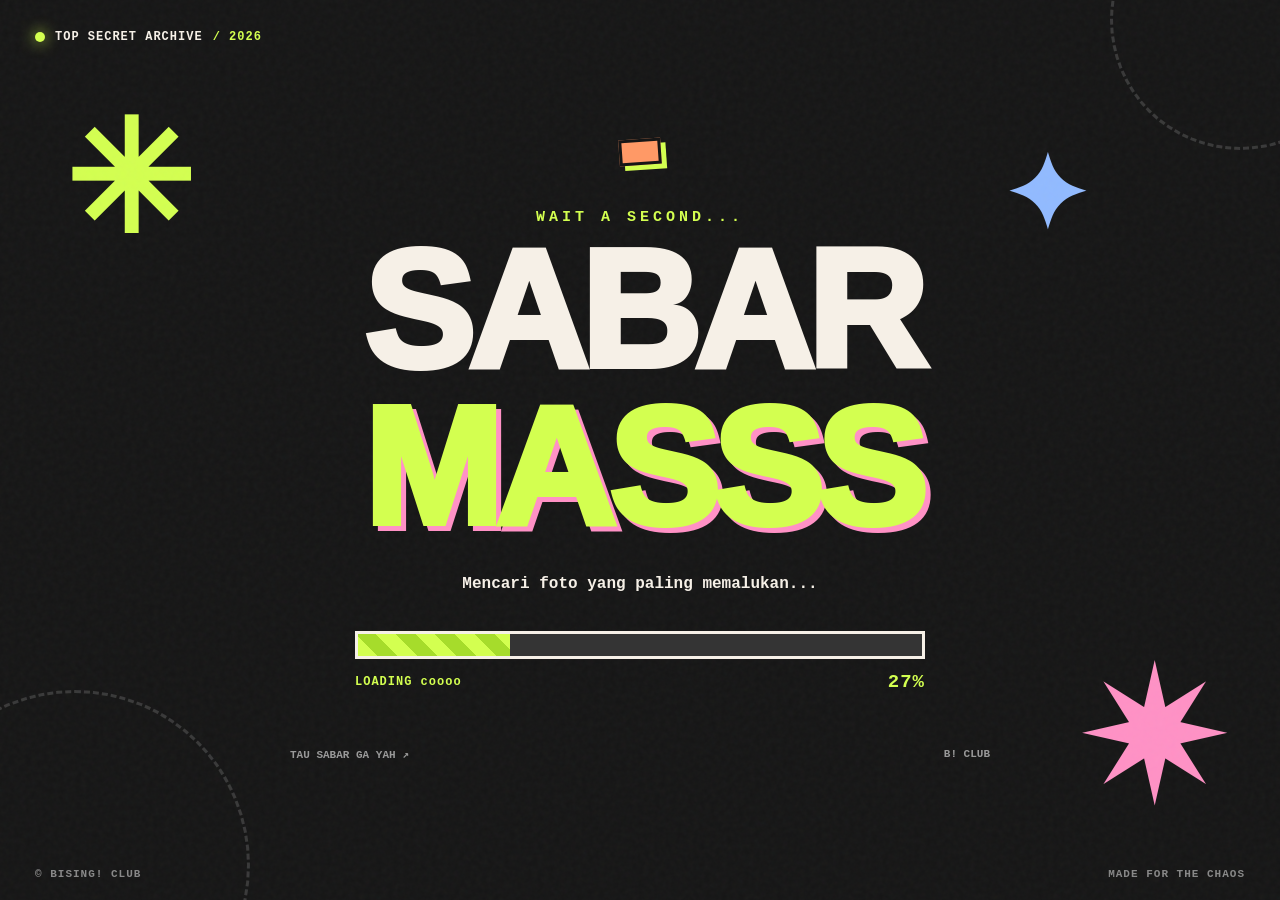
<file: index.html>
<!DOCTYPE html>
<html lang="id">

<head>
    <meta charset="UTF-8">

    <meta
        name="viewport"
        content="width=device-width, initial-scale=1.0"
    >

    <meta
        name="theme-color"
        content="#161616"
    >

    <meta
        name="description"
        content="Halaman kejutan Study Group's."
    >

    <title>Study Group's</title>

    <!-- =====================================
         CSS INTRO
    ===================================== -->

    <link
        rel="stylesheet"
        href="aset/css/intro.css"
    >

</head>

<body>

    <!-- =====================================
         BACKGROUND
    ===================================== -->

    <div
        class="intro-noise"
        aria-hidden="true"
    ></div>

    <div
        class="intro-decoration"
        aria-hidden="true"
    >

        <span class="decoration-star star-one">
            ✳
        </span>

        <span class="decoration-star star-two">
            ✷
        </span>

        <span class="decoration-star star-three">
            ✦
        </span>

        <span class="decoration-circle circle-one"></span>

        <span class="decoration-circle circle-two"></span>

    </div>


    <!-- =====================================
         MAIN INTRO
    ===================================== -->

    <main class="intro-container">

        <!-- TOP LABEL -->

        <div class="intro-top-label">

            <span class="status-dot"></span>

            TOP SECRET ARCHIVE

            <span class="intro-version">
                / 2026
            </span>

        </div>


        <!-- =================================
             LOADING SCREEN
        ================================= -->

        <section
            class="intro-screen loading-screen active"
            id="loadingScreen"
            aria-label="Memuat kejutan"
        >

            <div class="loading-sticker"></div>

            <div class="loading-content">

                <span class="loading-small-text">
                    WAIT A SECOND...
                </span>


                <!-- LOADING TITLE -->

                <h1 class="loading-title">

                    SABAR

                    <span>
                        MASSS
                    </span>

                </h1>


                <!-- LOADING MESSAGE -->

                <p
                    class="loading-message"
                    id="loadingMessage"
                    aria-live="polite"
                >
                    hmmmmm apa yahh
                </p>


                <!-- PROGRESS BAR -->

                <div class="progress-wrapper">

                    <div class="progress-track">

                        <div
                            class="progress-fill"
                            id="progressFill"
                        ></div>

                    </div>


                    <div class="progress-information">

                        <span>
                            LOADING coooo
                        </span>

                        <span id="progressNumber">
                            0%
                        </span>

                    </div>

                </div>

            </div>


            <!-- LOADING FOOTER -->

            <div class="loading-bottom">

                <span>
                    TAU SABAR GA YAH ↗
                </span>

                <span>
                    B! CLUB
                </span>

            </div>

        </section>


        <!-- =================================
             REVEAL SCREEN
        ================================= -->

        <section
            class="intro-screen reveal-screen"
            id="revealScreen"
            aria-label="Kejutan Study Group's"
            hidden
        >

            <!-- REVEAL STICKER -->

            <div class="reveal-sticker">
                ✳ DUARRRRRRR ✳
            </div>


            <div class="reveal-content">

                <p class="reveal-eyebrow"></p>


                <!-- MAIN TITLE -->

                <h1 class="reveal-title">

                    <span class="reveal-line">
                        Study
                    </span>

                    <span class="reveal-line reveal-accent">
                        ! Group's
                    </span>

                </h1>


                <!-- SUBTITLE -->

                <div class="reveal-subtitle">

                    <span>✦</span>

                    hmmm apa yah isinya

                    <span>✦</span>

                </div>


                <!-- DESCRIPTION -->

                <p class="reveal-description">
                    gua ggabut doang wkwk smoga senng
                </p>


                <!-- =================================
                     PILIHAN MUSIK
                ================================= -->

                <div class="intro-music-choice">

                    <p class="music-question">
                        MAU PAKE LAGU?
                    </p>


                    <div
                        class="intro-music-buttons"
                        role="group"
                        aria-label="Pilihan musik"
                    >

                        <!-- MUSIC ON -->

                        <button
                            type="button"
                            id="introMusicOn"
                            class="intro-music-btn selected"
                            aria-pressed="true"
                        >

                            <span>♫</span>

                            PAKAI LAGU

                        </button>


                        <!-- MUSIC OFF -->

                        <button
                            type="button"
                            id="introMusicOff"
                            class="intro-music-btn"
                            aria-pressed="false"
                        >

                            <span>✕</span>

                            TANPA LAGU

                        </button>

                    </div>


                    <!-- MUSIC STATUS -->

                    <p
                        class="music-choice-status"
                        id="musicChoiceStatus"
                        aria-live="polite"
                    >
                        ♫ KLIK PAKAI LAGU UNTUK PUTAR
                    </p>

                </div>


                <!-- =================================
                     ENTER BUTTON
                ================================= -->

                <button
                    type="button"
                    class="enter-button"
                    id="enterButton"
                >

                    apa yahhh

                    <span>
                        ↗
                    </span>

                </button>


                <p class="enter-hint"></p>

            </div>


            <div class="reveal-corner-label">
                100% NO CONTEXT
            </div>

        </section>


        <!-- =================================
             TRANSITION SCREEN
        ================================= -->

        <div
            class="intro-transition"
            id="introTransition"
            aria-hidden="true"
        >

            <span>
                DUARRRRR ✳
            </span>

        </div>


        <!-- =================================
             CONFETTI
        ================================= -->

        <div
            class="intro-confetti"
            id="introConfetti"
            aria-hidden="true"
        ></div>

    </main>


    <!-- =====================================
         FOOTER
    ===================================== -->

    <footer class="intro-footer">

        <span>
            © BISING! CLUB
        </span>

        <span>
            MADE FOR THE CHAOS
        </span>

    </footer>


    <!-- =====================================
         JAVASCRIPT INTRO

         KHUSUS INTRO.JS
    ===================================== -->

    <script
        src="aset/js/intro.js"
        defer
    ></script>

</body>

</html>
</file>
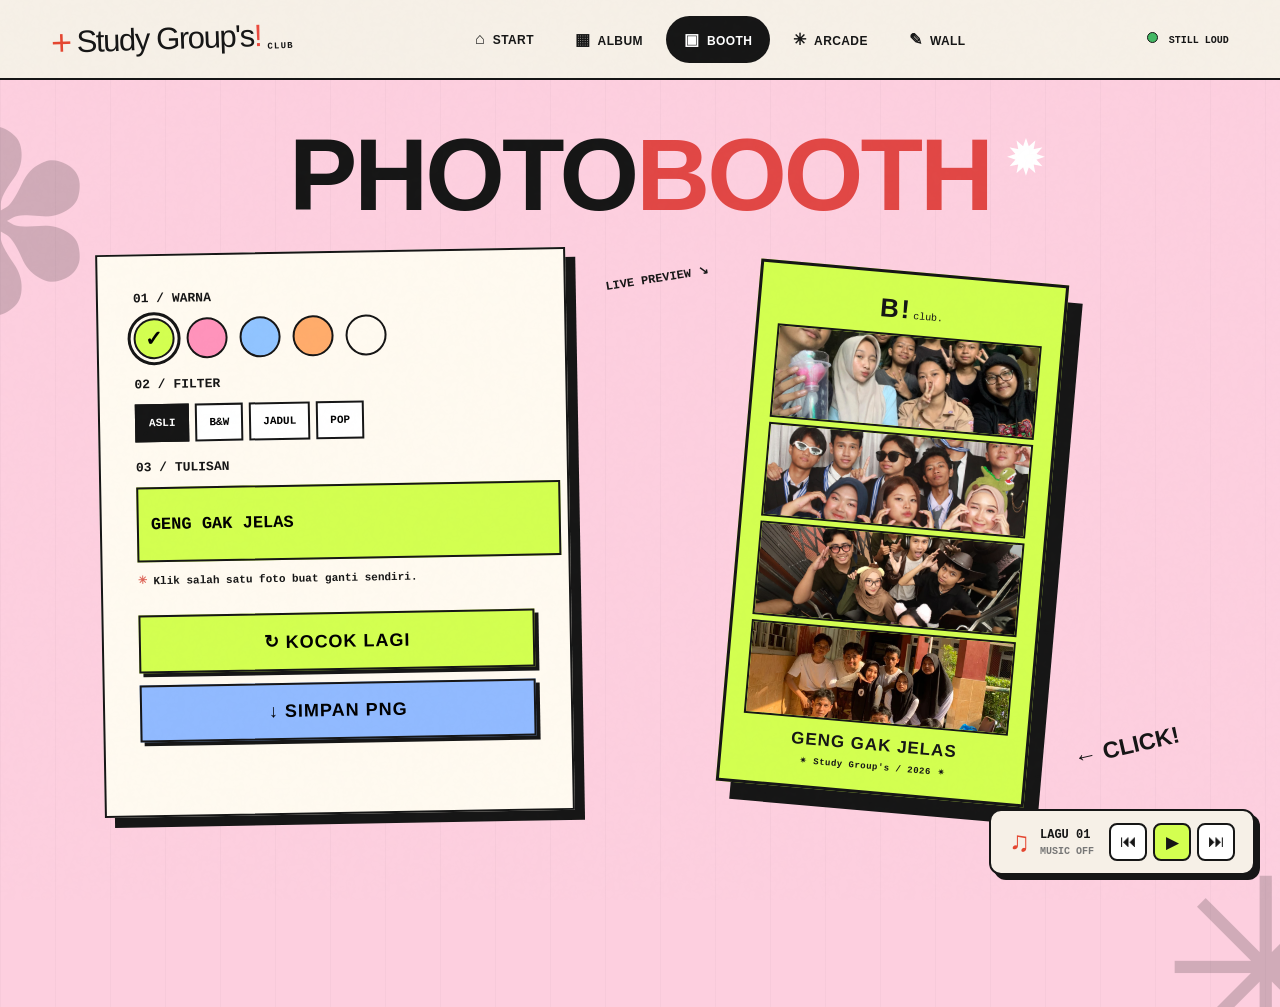
<file: booth.html>
<!DOCTYPE html>
<html lang="id">

<head>
    <meta charset="UTF-8">

    <meta
        name="viewport"
        content="width=device-width, initial-scale=1, viewport-fit=cover"
    >

    <meta
        name="theme-color"
        content="#f6f0e7"
    >

    <meta
        name="description"
        content="Photobooth Study Group's dengan foto random, filter, warna, dan download PNG."
    >

    <title>Photobooth | Study Group's</title>

    <!-- CSS -->
    <link
        rel="stylesheet"
        href="aset/css/style.css"
    >

</head>

<body data-page="booth">

    <!-- BACKGROUND -->
    <div
        class="noise"
        aria-hidden="true"
    ></div>


    <!-- =====================================
         HEADER / NAVBAR
    ===================================== -->

    <header class="topbar">

        <a
            class="logo"
            href="home.html"
            aria-label="Study Group's, beranda"
        >
            <span class="logo-burst">+</span>

            Study Group's<span class="logo-punct">!</span>

            <small>CLUB</small>
        </a>

        <!-- NAVBAR DESKTOP -->
        <nav
            class="topnav"
            aria-label="Menu utama"
        >

            <a
                href="home.html"
                class="navlink"
            >
                <span class="nav-icon">⌂</span>
                <span>START</span>
            </a>

            <a
                href="album.html"
                class="navlink"
            >
                <span class="nav-icon">▦</span>
                <span>ALBUM</span>
            </a>

            <a
                href="booth.html"
                class="navlink active"
                aria-current="page"
            >
                <span class="nav-icon">▣</span>
                <span>BOOTH</span>
            </a>

            <a
                href="arcade.html"
                class="navlink"
            >
                <span class="nav-icon">✳</span>
                <span>ARCADE</span>
            </a>

            <a
                href="wall.html"
                class="navlink"
            >
                <span class="nav-icon">✎</span>
                <span>WALL</span>
            </a>

        </nav>

        <div class="live-tag">
            <span class="live-dot"></span>
            STILL LOUD
        </div>

    </header>


    <!-- =====================================
         MAIN PHOTOBOOTH
    ===================================== -->

    <main id="main">

        <section class="booth-shell">

            <!-- BACKGROUND DECORATIONS -->

            <div class="booth-ambient ambient-a">
                ✽
            </div>

            <div class="booth-ambient ambient-b">
                ✳
            </div>


            <!-- PHOTOBOOTH HEADER -->

            <div class="booth-head">

                <div class="eyebrow"></div>

                <h1>
                    PHOTO<span>BOOTH</span><sup>✹</sup>
                </h1>

                <p></p>

            </div>


            <!-- =====================================
                 PHOTOBOOTH SETTINGS + PREVIEW
            ===================================== -->

            <div class="booth-layout">


                <!-- PHOTOBOOTH SETTINGS -->

                <div class="booth-config">


                    <!-- 01 / STRIP COLOR -->

                    <div class="config-label">
                        01 / WARNA
                    </div>

                    <div
                        class="swatch-row"
                        id="boothSwatches"
                    >

                        <button
                            type="button"
                            class="swatch active"
                            data-swatch="lime"
                            aria-label="Warna lime"
                            style="--swatch: #d3ff50;"
                        >
                            ✓
                        </button>

                        <button
                            type="button"
                            class="swatch"
                            data-swatch="pink"
                            aria-label="Warna pink"
                            style="--swatch: #ff93bb;"
                        ></button>

                        <button
                            type="button"
                            class="swatch"
                            data-swatch="blue"
                            aria-label="Warna biru"
                            style="--swatch: #91c4ff;"
                        ></button>

                        <button
                            type="button"
                            class="swatch"
                            data-swatch="orange"
                            aria-label="Warna oranye"
                            style="--swatch: #ffac6b;"
                        ></button>

                        <button
                            type="button"
                            class="swatch"
                            data-swatch="white"
                            aria-label="Warna putih"
                            style="--swatch: #fffaf0;"
                        ></button>

                    </div>


                    <!-- 02 / PHOTO FILTER -->

                    <div class="config-label">
                        02 / FILTER
                    </div>

                    <div
                        class="pill-select"
                        id="boothFilters"
                    >

                        <button
                            type="button"
                            class="active"
                            data-look="normal"
                        >
                            ASLI
                        </button>

                        <button
                            type="button"
                            data-look="bw"
                        >
                            B&amp;W
                        </button>

                        <button
                            type="button"
                            data-look="retro"
                        >
                            JADUL
                        </button>

                        <button
                            type="button"
                            data-look="pop"
                        >
                            POP
                        </button>

                    </div>


                    <!-- 03 / CUSTOM CAPTION -->

                    <label
                        class="config-label label-input"
                        for="boothCaption"
                    >
                        03 / TULISAN
                    </label>

                    <input
                        id="boothCaption"
                        type="text"
                        maxlength="22"
                        placeholder="GENG GAK JELAS"
                        value="GENG GAK JELAS"
                        autocomplete="off"
                    >


                    <!-- PHOTOBOOTH HINT -->

                    <div class="booth-hint">

                        <span class="sparkle">
                            ✳
                        </span>

                        Klik salah satu foto buat ganti sendiri.

                    </div>


                    <!-- PHOTOBOOTH BUTTONS -->

                    <button
                        type="button"
                        class="booth-action primary"
                        id="boothShuffle"
                    >
                        ↻ KOCOK LAGI
                    </button>

                    <button
                        type="button"
                        class="booth-action secondary"
                        id="boothSave"
                    >
                        ↓ SIMPAN PNG
                    </button>

                    <div
                        id="boothStatus"
                        class="booth-status"
                        role="status"
                    ></div>

                </div>


                <!-- =====================================
                     PHOTOBOOTH PREVIEW
                ===================================== -->

                <div class="booth-preview-area">

                    <span class="preview-label">
                        LIVE PREVIEW ↘
                    </span>


                    <!-- PHOTO STRIP -->

                    <div
                        class="booth-strip strip-lime"
                        id="boothStrip"
                    >

                        <!-- STRIP HEADER -->

                        <div class="strip-hole">
                            B!<span>club.</span>
                        </div>


                        <!-- FOUR RANDOM PHOTOS -->

                        <div
                            class="strip-photos"
                            id="stripPhotos"
                        ></div>


                        <!-- STRIP FOOTER -->

                        <div class="strip-end">

                            <strong id="stripCaption">
                                AWOWKWKWK
                            </strong>

                            <span>

                                ✴ Study Group's /

                                <span id="stripDate">
                                    2026
                                </span>

                                ✴

                            </span>

                        </div>

                    </div>


                    <!-- PREVIEW DECORATION -->

                    <span class="booth-arrow">
                        ← CLICK!
                    </span>

                </div>

            </div>

        </section>

    </main>


    <!-- =====================================
         MOBILE NAVIGATION
    ===================================== -->

    <nav
        class="mobile-nav"
        aria-label="Menu bawah"
    >

        <a
            href="home.html"
            class="navlink"
        >
            <span class="nav-icon">⌂</span>
            <span>START</span>
        </a>

        <a
            href="album.html"
            class="navlink"
        >
            <span class="nav-icon">▦</span>
            <span>ALBUM</span>
        </a>

        <a
            href="booth.html"
            class="navlink active"
            aria-current="page"
        >
            <span class="nav-icon">▣</span>
            <span>BOOTH</span>
        </a>

        <a
            href="arcade.html"
            class="navlink"
        >
            <span class="nav-icon">✳</span>
            <span>ARCADE</span>
        </a>

        <a
            href="wall.html"
            class="navlink"
        >
            <span class="nav-icon">✎</span>
            <span>WALL</span>
        </a>

    </nav>


    <!-- =====================================
         MUSIC PLAYER
         DITAMBAHKAN
    ===================================== -->

    <div
        class="music-player"
        id="musicPlayer"
    >

        <audio
            id="backgroundMusic"
            preload="metadata"
        ></audio>

        <!-- MUSIC INFORMATION -->

        <div class="music-info">

            <span class="music-icon">
                ♫
            </span>

            <div class="music-details">

                <strong id="musicTitle">
                    LAGU 01
                </strong>

                <small id="musicStatus">
                    MUSIC OFF
                </small>

            </div>

        </div>


        <!-- MUSIC CONTROLS -->

        <div class="music-controls">

            <button
                type="button"
                id="musicPrev"
                aria-label="Lagu sebelumnya"
                title="Lagu sebelumnya"
            >
                ⏮
            </button>

            <button
                type="button"
                id="musicToggle"
                aria-label="Putar musik"
                title="Play / Pause"
            >
                ▶
            </button>

            <button
                type="button"
                id="musicNext"
                aria-label="Lagu selanjutnya"
                title="Lagu selanjutnya"
            >
                ⏭
            </button>

        </div>

    </div>


    <!-- =====================================
         TOAST NOTIFICATION
    ===================================== -->

    <div
        id="toast"
        class="toast"
        role="status"
        aria-live="polite"
    ></div>


    <!-- =====================================
         PHOTO AND VIDEO VIEWER
    ===================================== -->

    <div
        id="photoViewer"
        class="viewer"
        aria-hidden="true"
    >

        <div
            class="viewer-backdrop"
            data-close="viewer"
        ></div>


        <!-- VIEWER CONTAINER -->

        <div
            class="viewer-shell"
            role="dialog"
            aria-modal="true"
            aria-label="Lihat media"
        >


            <!-- VIEWER HEADER -->

            <div class="viewer-top">

                <span id="viewerTag"></span>

                <div class="viewer-actions">

                    <button
                        type="button"
                        id="viewerHeart"
                        aria-label="Tandai favorit"
                    >
                        ♡
                    </button>

                    <a
                        id="viewerDownload"
                        href="#"
                        download
                        aria-label="Unduh media"
                    >
                        ↓
                    </a>

                    <button
                        type="button"
                        data-close="viewer"
                        aria-label="Tutup viewer"
                    >
                        ✕
                    </button>

                </div>

            </div>


            <!-- VIEWER CONTENT -->

            <div class="viewer-photo media-viewer-content">

                <button
                    type="button"
                    class="viewer-arrow prev"
                    id="viewerPrev"
                    aria-label="Media sebelumnya"
                >
                    ‹
                </button>

                <img
                    id="viewerImage"
                    alt="Foto Study Group's"
                    hidden
                >

                <video
                    id="viewerVideo"
                    controls
                    playsinline
                    preload="metadata"
                    hidden
                ></video>

                <button
                    type="button"
                    class="viewer-arrow next"
                    id="viewerNext"
                    aria-label="Media berikutnya"
                >
                    ›
                </button>

            </div>


            <!-- VIEWER FOOTER -->

            <div class="viewer-bottom">

                <span id="viewerLabel"></span>

                <span>← → untuk geser</span>

            </div>

        </div>

    </div>


    <!-- =====================================
         CONFETTI
    ===================================== -->

    <div
        class="confetti-layer"
        id="confettiLayer"
        aria-hidden="true"
    ></div>


    <!-- =====================================
         JAVASCRIPT
         URUTAN JANGAN DIUBAH
    ===================================== -->

    <script
        src="aset/js/data.js"
        defer
    ></script>

    <script
        src="aset/js/app.js"
        defer
    ></script>

    <script
        src="aset/js/spa.js"
        defer
    ></script>

</body>

</html>
</file>
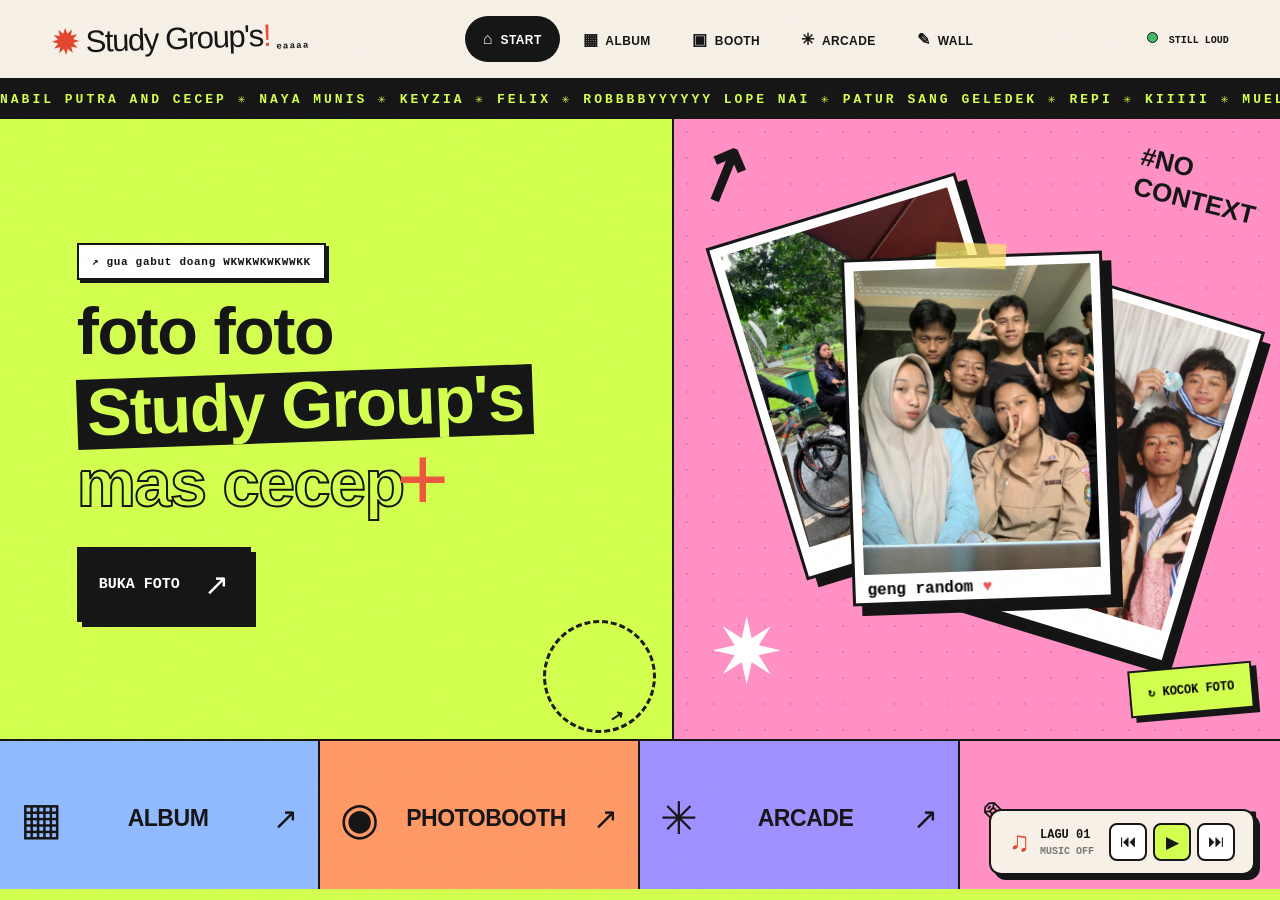
<file: home.html>
<!DOCTYPE html>
<html lang="id">

<head>
    <meta charset="UTF-8">

    <meta
        name="viewport"
        content="width=device-width, initial-scale=1, viewport-fit=cover"
    >

    <meta
        name="theme-color"
        content="#f6f0e7"
    >

    <meta
        name="description"
        content="Study Group's - arsip foto, video, photobooth, arcade, dan wall satu geng."
    >

    <title>Study Group's</title>

    <!-- =====================================
         CSS
    ===================================== -->

    <link
        rel="stylesheet"
        href="aset/css/style.css"
    >

</head>

<body data-page="home">

    <!-- =====================================
         BACKGROUND
    ===================================== -->

    <div
        class="noise"
        aria-hidden="true"
    ></div>


    <!-- =====================================
         HEADER / NAVBAR
    ===================================== -->

    <header class="topbar">

        <!-- LOGO -->

        <a
            class="logo"
            href="home.html"
            aria-label="Study Group's Beranda"
        >

            <span class="logo-burst">
                ✹
            </span>

            Study Group's<span class="logo-punct">!</span>

            <small>
                eaaaa
            </small>

        </a>


        <!-- DESKTOP NAVIGATION -->

        <nav
            class="topnav"
            aria-label="Menu utama"
        >

            <a
                href="home.html"
                class="navlink active"
                aria-current="page"
            >
                <span class="nav-icon">⌂</span>
                <span>START</span>
            </a>

            <a
                href="album.html"
                class="navlink"
            >
                <span class="nav-icon">▦</span>
                <span>ALBUM</span>
            </a>

            <a
                href="booth.html"
                class="navlink"
            >
                <span class="nav-icon">▣</span>
                <span>BOOTH</span>
            </a>

            <a
                href="arcade.html"
                class="navlink"
            >
                <span class="nav-icon">✳</span>
                <span>ARCADE</span>
            </a>

            <a
                href="wall.html"
                class="navlink"
            >
                <span class="nav-icon">✎</span>
                <span>WALL</span>
            </a>

        </nav>


        <!-- LIVE STATUS -->

        <div class="live-tag">

            <span class="live-dot"></span>

            STILL LOUD

        </div>

    </header>


    <!-- =====================================
         MAIN CONTENT
    ===================================== -->

    <main id="main">

        <div class="home-scene">


            <!-- =================================
                 RUNNING TEXT
            ================================= -->

            <div
                class="ticker"
                aria-hidden="true"
            >

                <div class="ticker-track">

                    NABIL PUTRA AND CECEP ✳

                    NAYA MUNIS ✳

                    KEYZIA ✳

                    FELIX ✳

                    ROBBBBYYYYYY LOPE NAI ✳

                    PATUR SANG GELEDEK ✳

                    REPI ✳

                    KIIIII ✳

                    MUEL ✳

                    ILHAM ATAU ILMU HITAM ✳

                </div>

            </div>


            <!-- =================================
                 HERO SECTION
            ================================= -->

            <section class="home-grid">


                <!-- HERO TEXT -->

                <div class="home-copy">


                    <!-- SMALL LABEL -->

                    <div class="mini-pill wobble">
                        ↗ gua gabut doang WKWKWKWKWWKK
                    </div>


                    <!-- MAIN TITLE -->

                    <h1 class="hero-title">

                        <span>
                            foto foto
                        </span>

                        <span class="title-invert">
                            Study Group's
                        </span>

                        <span class="title-outline">

                            mas cecep

                            <span class="asterisk">
                                +
                            </span>

                        </span>

                    </h1>


                    <!-- HERO BUTTON -->

                    <div class="home-bottomcopy">

                        <a
                            class="big-btn btn-ink"
                            href="album.html"
                        >

                            BUKA FOTO

                            <span>
                                ↗
                            </span>

                        </a>

                    </div>


                    <!-- HERO STAMP -->

                    <div class="hero-stamp">

                        <b>
                            ↗
                        </b>

                    </div>

                </div>


                <!-- =================================
                     PHOTO STACK
                ================================= -->

                <div
                    class="hero-stage"
                    id="heroStage"
                    aria-label="Foto acak geng"
                >


                    <!-- SCRIBBLE DECORATIONS -->

                    <div class="scribble scribble-1">
                        ↗
                    </div>

                    <div class="scribble scribble-2">

                        #NO

                        <br>

                        CONTEXT

                    </div>


                    <!-- LEFT PHOTO -->

                    <button
                        type="button"
                        class="stack-card card-left"
                        data-photo="0"
                        aria-label="Buka foto 1"
                    >

                        <img
                            src="aset/image/foto-01.jpg"
                            alt="Foto geng 1"
                        >

                    </button>


                    <!-- RIGHT PHOTO -->

                    <button
                        type="button"
                        class="stack-card card-right"
                        data-photo="7"
                        aria-label="Buka foto 8"
                    >

                        <img
                            src="aset/image/foto-08.jpg"
                            alt="Foto geng 8"
                        >

                    </button>


                    <!-- CENTER PHOTO -->

                    <button
                        type="button"
                        class="stack-card card-center"
                        data-photo="1"
                        aria-label="Buka foto 2"
                    >

                        <span class="tape"></span>

                        <img
                            src="aset/image/foto-02.jpg"
                            alt="Foto geng 2"
                        >

                        <span class="card-scrawl">

                            geng random

                            <b>
                                ♥
                            </b>

                        </span>

                    </button>


                    <!-- SHUFFLE BUTTON -->

                    <button
                        type="button"
                        class="shuffle-stack"
                        id="shuffleStack"
                    >
                        ↻ KOCOK FOTO
                    </button>


                    <!-- DECORATIVE STAR -->

                    <span class="stage-star">
                        ✷
                    </span>

                </div>

            </section>


            <!-- =================================
                 PAGE NAVIGATION CARDS
            ================================= -->

            <section
                class="home-portal"
                aria-label="Pilih halaman"
            >


                <!-- ALBUM -->

                <a
                    class="portal portal-album"
                    href="album.html"
                >

                    <span class="portal-icon">
                        ▦
                    </span>

                    <span>
                        ALBUM
                    </span>

                    <b>
                        ↗
                    </b>

                </a>


                <!-- PHOTOBOOTH -->

                <a
                    class="portal portal-booth"
                    href="booth.html"
                >

                    <span class="portal-icon">
                        ◉
                    </span>

                    <span>
                        PHOTOBOOTH
                    </span>

                    <b>
                        ↗
                    </b>

                </a>


                <!-- ARCADE -->

                <a
                    class="portal portal-arcade"
                    href="arcade.html"
                >

                    <span class="portal-icon">
                        ✳
                    </span>

                    <span>
                        ARCADE
                    </span>

                    <b>
                        ↗
                    </b>

                </a>


                <!-- WALL -->

                <a
                    class="portal portal-wall"
                    href="wall.html"
                >

                    <span class="portal-icon">
                        ✎
                    </span>

                    <span>
                        WALL
                    </span>

                    <b>
                        ↗
                    </b>

                </a>

            </section>

        </div>

    </main>


    <!-- =====================================
         MOBILE NAVIGATION
    ===================================== -->

    <nav
        class="mobile-nav"
        aria-label="Navigasi mobile"
    >

        <a
            href="home.html"
            class="navlink active"
            aria-current="page"
        >
            <span class="nav-icon">⌂</span>
            <span>START</span>
        </a>

        <a
            href="album.html"
            class="navlink"
        >
            <span class="nav-icon">▦</span>
            <span>ALBUM</span>
        </a>

        <a
            href="booth.html"
            class="navlink"
        >
            <span class="nav-icon">▣</span>
            <span>BOOTH</span>
        </a>

        <a
            href="arcade.html"
            class="navlink"
        >
            <span class="nav-icon">✳</span>
            <span>ARCADE</span>
        </a>

        <a
            href="wall.html"
            class="navlink"
        >
            <span class="nav-icon">✎</span>
            <span>WALL</span>
        </a>

    </nav>


    <!-- =====================================
         MUSIC PLAYER

         HARUS DI LUAR MAIN
    ===================================== -->

    <div
        class="music-player"
        id="musicPlayer"
    >


        <!-- AUDIO -->

        <audio
            id="backgroundMusic"
            preload="metadata"
        ></audio>


        <!-- MUSIC INFORMATION -->

        <div class="music-info">

            <span class="music-icon">
                ♫
            </span>

            <div class="music-details">

                <strong id="musicTitle">
                    LAGU 01
                </strong>

                <small id="musicStatus">
                    MUSIC OFF
                </small>

            </div>

        </div>


        <!-- MUSIC CONTROLS -->

        <div class="music-controls">


            <!-- PREVIOUS -->

            <button
                type="button"
                id="musicPrev"
                aria-label="Lagu sebelumnya"
                title="Lagu sebelumnya"
            >
                ⏮
            </button>


            <!-- PLAY / PAUSE -->

            <button
                type="button"
                id="musicToggle"
                aria-label="Putar musik"
                title="Play / Pause"
            >
                ▶
            </button>


            <!-- NEXT -->

            <button
                type="button"
                id="musicNext"
                aria-label="Lagu berikutnya"
                title="Lagu berikutnya"
            >
                ⏭
            </button>

        </div>

    </div>


    <!-- =====================================
         TOAST NOTIFICATION
    ===================================== -->

    <div
        id="toast"
        class="toast"
        role="status"
        aria-live="polite"
    ></div>


    <!-- =====================================
         SHARED PHOTO + VIDEO VIEWER
    ===================================== -->

    <div
        id="photoViewer"
        class="viewer"
        aria-hidden="true"
    >


        <!-- BACKDROP -->

        <div
            class="viewer-backdrop"
            data-close="viewer"
        ></div>


        <!-- VIEWER WINDOW -->

        <div
            class="viewer-shell"
            role="dialog"
            aria-modal="true"
            aria-label="Lihat foto dan video"
        >


            <!-- VIEWER HEADER -->

            <div class="viewer-top">

                <span id="viewerTag">
                    FOTO 01/143
                </span>


                <div class="viewer-actions">


                    <!-- FAVORITE -->

                    <button
                        type="button"
                        id="viewerHeart"
                        aria-label="Tambah favorit"
                    >
                        ♡
                    </button>


                    <!-- DOWNLOAD -->

                    <a
                        id="viewerDownload"
                        href="#"
                        download
                        aria-label="Download media"
                    >
                        ↓
                    </a>


                    <!-- CLOSE -->

                    <button
                        type="button"
                        data-close="viewer"
                        aria-label="Tutup viewer"
                    >
                        ✕
                    </button>

                </div>

            </div>


            <!-- VIEWER CONTENT -->

            <div class="viewer-photo media-viewer-content">


                <!-- PREVIOUS -->

                <button
                    type="button"
                    class="viewer-arrow prev"
                    id="viewerPrev"
                    aria-label="Media sebelumnya"
                >
                    ‹
                </button>


                <!-- PHOTO -->

                <img
                    id="viewerImage"
                    alt="Foto geng"
                    hidden
                >


                <!-- VIDEO -->

                <video
                    id="viewerVideo"
                    controls
                    playsinline
                    preload="metadata"
                    hidden
                ></video>


                <!-- NEXT -->

                <button
                    type="button"
                    class="viewer-arrow next"
                    id="viewerNext"
                    aria-label="Media berikutnya"
                >
                    ›
                </button>

            </div>


            <!-- VIEWER FOOTER -->

            <div class="viewer-bottom">

                <span id="viewerLabel"></span>

                <span>
                    ← → untuk geser
                </span>

            </div>

        </div>

    </div>


    <!-- =====================================
         CONFETTI
    ===================================== -->

    <div
        class="confetti-layer"
        id="confettiLayer"
        aria-hidden="true"
    ></div>


    <!-- =====================================
         JAVASCRIPT

         URUTAN JANGAN DIUBAH
    ===================================== -->

    <script
        src="aset/js/data.js"
        defer
    ></script>

    <script
        src="aset/js/app.js"
        defer
    ></script>

    <script
        src="aset/js/spa.js"
        defer
    ></script>

</body>

</html>
</file>
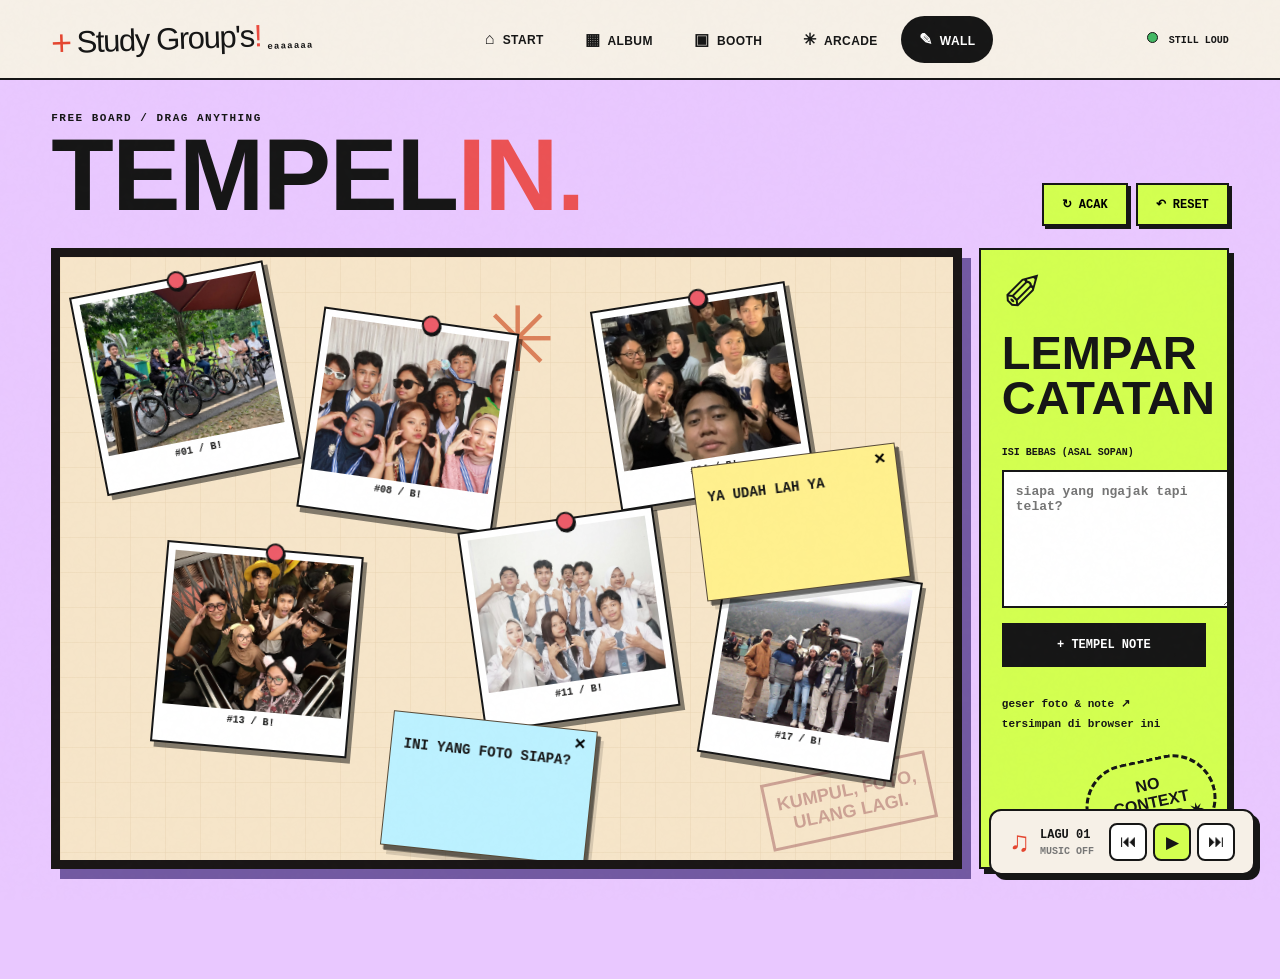
<file: wall.html>
<!DOCTYPE html>
<html lang="id">

<head>
    <meta charset="UTF-8">

    <meta
        name="viewport"
        content="width=device-width, initial-scale=1, viewport-fit=cover"
    >

    <meta
        name="theme-color"
        content="#f6f0e7"
    >

    <meta
        name="description"
        content="Wall Study Group's - papan foto dan catatan satu geng."
    >

    <title>Wall | Study Group's</title>

    <!-- =====================================
         CSS
    ===================================== -->

    <link
        rel="stylesheet"
        href="aset/css/style.css"
    >

</head>

<body data-page="wall">

    <!-- =====================================
         BACKGROUND
    ===================================== -->

    <div
        class="noise"
        aria-hidden="true"
    ></div>


    <!-- =====================================
         HEADER / NAVBAR
    ===================================== -->

    <header class="topbar">

        <!-- LOGO -->

        <a
            class="logo"
            href="home.html"
            aria-label="Study Group's, beranda"
        >
            <span class="logo-burst">+</span>

            Study Group's<span class="logo-punct">!</span>

            <small>eaaaaaa</small>
        </a>


        <!-- DESKTOP NAVIGATION -->

        <nav
            class="topnav"
            aria-label="Menu utama"
        >

            <a
                href="home.html"
                class="navlink"
            >
                <span class="nav-icon">⌂</span>
                <span>START</span>
            </a>

            <a
                href="album.html"
                class="navlink"
            >
                <span class="nav-icon">▦</span>
                <span>ALBUM</span>
            </a>

            <a
                href="booth.html"
                class="navlink"
            >
                <span class="nav-icon">▣</span>
                <span>BOOTH</span>
            </a>

            <a
                href="arcade.html"
                class="navlink"
            >
                <span class="nav-icon">✳</span>
                <span>ARCADE</span>
            </a>

            <a
                href="wall.html"
                class="navlink active"
                aria-current="page"
            >
                <span class="nav-icon">✎</span>
                <span>WALL</span>
            </a>

        </nav>


        <!-- LIVE STATUS -->

        <div class="live-tag">

            <span class="live-dot"></span>

            STILL LOUD

        </div>

    </header>


    <!-- =====================================
         MAIN WALL CONTENT
    ===================================== -->

    <main id="main">

        <section class="wall-shell">


            <!-- =================================
                 WALL HEADER
            ================================= -->

            <div class="wall-head">

                <!-- PAGE TITLE -->

                <div>

                    <div class="eyebrow">
                        FREE BOARD / DRAG ANYTHING
                    </div>

                    <h1>
                        TEMPEL<span>IN.</span>
                    </h1>

                </div>


                <!-- WALL ACTIONS -->

                <div class="wall-buttons">

                    <button
                        type="button"
                        id="wallScatter"
                    >
                        ↻ ACAK
                    </button>

                    <button
                        type="button"
                        id="wallReset"
                    >
                        ↶ RESET
                    </button>

                </div>

            </div>


            <!-- =================================
                 WALL LAYOUT
            ================================= -->

            <div class="wall-flex">


                <!-- =================================
                     INTERACTIVE WALL BOARD
                ================================= -->

                <div
                    class="wall-board"
                    id="wallBoard"
                    aria-label="Papan foto dan sticky notes yang bisa diseret"
                >

                    <!-- BACKGROUND PATTERN -->

                    <div class="board-pattern"></div>


                    <!-- BOARD STAMP -->

                    <div class="board-stamp">

                        KUMPUL, FOTO,

                        <br>

                        ULANG LAGI.

                    </div>


                    <!-- BOARD DECORATION -->

                    <div class="board-deco">
                        ✳
                    </div>


                    <!-- DRAGGABLE ITEMS -->

                    <!--
                        Foto dan sticky notes
                        dibuat otomatis melalui
                        fungsi drawBoard()
                        di aset/js/app.js.
                    -->

                    <div
                        class="board-objects"
                        id="boardObjects"
                    ></div>

                </div>


                <!-- =================================
                     WALL SIDEBAR
                ================================= -->

                <aside class="wall-side">


                    <!-- DECORATIVE ICON -->

                    <div class="wall-side-mark">
                        ✐
                    </div>


                    <!-- SIDEBAR TITLE -->

                    <h2>
                        LEMPAR
                        <br>
                        CATATAN
                    </h2>


                    <!-- =================================
                         ADD NOTE FORM
                    ================================= -->

                    <form id="wallForm">


                        <!-- NOTE LABEL -->

                        <label for="wallNote">
                            ISI BEBAS (ASAL SOPAN)
                        </label>


                        <!-- NOTE INPUT -->

                        <textarea
                            id="wallNote"
                            maxlength="100"
                            placeholder="siapa yang ngajak tapi telat?"
                            required
                            rows="3"
                        ></textarea>


                        <!-- ADD NOTE BUTTON -->

                        <button type="submit">
                            + TEMPEL NOTE
                        </button>

                    </form>


                    <!-- SIDEBAR INFORMATION -->

                    <span class="wall-side-bottom">

                        geser foto &amp; note ↗

                        <br>

                        tersimpan di browser ini

                    </span>


                    <!-- DECORATIVE STICKER -->

                    <div class="wall-sticker">

                        NO

                        <br>

                        CONTEXT

                        <br>

                        ALLOWED ✷

                    </div>

                </aside>

            </div>

        </section>

    </main>


    <!-- =====================================
         MOBILE NAVIGATION
    ===================================== -->

    <nav
        class="mobile-nav"
        aria-label="Menu bawah"
    >

        <a
            href="home.html"
            class="navlink"
        >
            <span class="nav-icon">⌂</span>
            <span>START</span>
        </a>

        <a
            href="album.html"
            class="navlink"
        >
            <span class="nav-icon">▦</span>
            <span>ALBUM</span>
        </a>

        <a
            href="booth.html"
            class="navlink"
        >
            <span class="nav-icon">▣</span>
            <span>BOOTH</span>
        </a>

        <a
            href="arcade.html"
            class="navlink"
        >
            <span class="nav-icon">✳</span>
            <span>ARCADE</span>
        </a>

        <a
            href="wall.html"
            class="navlink active"
            aria-current="page"
        >
            <span class="nav-icon">✎</span>
            <span>WALL</span>
        </a>

    </nav>


    <!-- =====================================
         MUSIC PLAYER
         DI LUAR MAIN
    ===================================== -->

    <div
        class="music-player"
        id="musicPlayer"
    >

        <!-- AUDIO -->

        <audio
            id="backgroundMusic"
            preload="metadata"
        ></audio>


        <!-- MUSIC INFORMATION -->

        <div class="music-info">

            <span class="music-icon">
                ♫
            </span>

            <div class="music-details">

                <strong id="musicTitle">
                    LAGU 01
                </strong>

                <small id="musicStatus">
                    MUSIC OFF
                </small>

            </div>

        </div>


        <!-- MUSIC CONTROLS -->

        <div class="music-controls">

            <button
                type="button"
                id="musicPrev"
                aria-label="Lagu sebelumnya"
                title="Lagu sebelumnya"
            >
                ⏮
            </button>

            <button
                type="button"
                id="musicToggle"
                aria-label="Putar musik"
                title="Play / Pause"
            >
                ▶
            </button>

            <button
                type="button"
                id="musicNext"
                aria-label="Lagu berikutnya"
                title="Lagu berikutnya"
            >
                ⏭
            </button>

        </div>

    </div>


    <!-- =====================================
         TOAST NOTIFICATION
    ===================================== -->

    <div
        id="toast"
        class="toast"
        role="status"
        aria-live="polite"
    ></div>


    <!-- =====================================
         PHOTO AND VIDEO VIEWER
    ===================================== -->

    <div
        id="photoViewer"
        class="viewer"
        aria-hidden="true"
    >

        <!-- BACKDROP -->

        <div
            class="viewer-backdrop"
            data-close="viewer"
        ></div>


        <!-- VIEWER WINDOW -->

        <div
            class="viewer-shell"
            role="dialog"
            aria-modal="true"
            aria-label="Lihat media"
        >


            <!-- VIEWER HEADER -->

            <div class="viewer-top">

                <span id="viewerTag"></span>


                <!-- VIEWER ACTIONS -->

                <div class="viewer-actions">

                    <!-- FAVORITE -->

                    <button
                        type="button"
                        id="viewerHeart"
                        aria-label="Tandai favorit"
                    >
                        ♡
                    </button>


                    <!-- DOWNLOAD -->

                    <a
                        id="viewerDownload"
                        href="#"
                        download
                        aria-label="Unduh media"
                    >
                        ↓
                    </a>


                    <!-- CLOSE -->

                    <button
                        type="button"
                        data-close="viewer"
                        aria-label="Tutup viewer"
                    >
                        ✕
                    </button>

                </div>

            </div>


            <!-- VIEWER CONTENT -->

            <div class="viewer-photo media-viewer-content">

                <!-- PREVIOUS -->

                <button
                    type="button"
                    class="viewer-arrow prev"
                    id="viewerPrev"
                    aria-label="Media sebelumnya"
                >
                    ‹
                </button>


                <!-- PHOTO -->

                <img
                    id="viewerImage"
                    alt="Foto Study Group's"
                    hidden
                >


                <!-- VIDEO -->

                <video
                    id="viewerVideo"
                    controls
                    playsinline
                    preload="metadata"
                    hidden
                ></video>


                <!-- NEXT -->

                <button
                    type="button"
                    class="viewer-arrow next"
                    id="viewerNext"
                    aria-label="Media berikutnya"
                >
                    ›
                </button>

            </div>


            <!-- VIEWER FOOTER -->

            <div class="viewer-bottom">

                <span id="viewerLabel"></span>

                <span>
                    ← → untuk geser
                </span>

            </div>

        </div>

    </div>


    <!-- =====================================
         CONFETTI
    ===================================== -->

    <div
        class="confetti-layer"
        id="confettiLayer"
        aria-hidden="true"
    ></div>


    <!-- =====================================
         JAVASCRIPT
         URUTAN JANGAN DIUBAH
    ===================================== -->

    <script
        src="aset/js/data.js"
        defer
    ></script>

    <script
        src="aset/js/app.js"
        defer
    ></script>

    <script
        src="aset/js/spa.js"
        defer
    ></script>

</body>

</html>
</file>
<file: aset/css/intro.css>
/* =========================================
   BISING! CLUB
   INTRO PAGE CSS
========================================= */

/* =====================================
   1. VARIABLES
===================================== */

:root {
    --ink: #161616;
    --paper: #f6f0e7;
    --lime: #d3ff50;
    --pink: #ff91c5;
    --blue: #91baff;
    --orange: #ff9966;
}

/* =====================================
   2. RESET
===================================== */

* {
    box-sizing: border-box;
    margin: 0;
    padding: 0;
}

html {
    scroll-behavior: smooth;
}

body {
    min-height: 100vh;
    min-height: 100dvh;

    overflow-x: hidden;

    background: var(--ink);
    color: var(--paper);

    font-family: Arial, Helvetica, sans-serif;
}

button {
    font: inherit;
}

button:focus-visible {
    outline: 3px solid var(--blue);
    outline-offset: 4px;
}

[hidden] {
    display: none !important;
}

/* =====================================
   3. BACKGROUND
===================================== */

.intro-noise {
    position: fixed;
    inset: 0;

    z-index: 1;

    pointer-events: none;

    opacity: 0.07;

    background-image:
        url("data:image/svg+xml,%3Csvg viewBox='0 0 180 180' xmlns='http://www.w3.org/2000/svg'%3E%3Cfilter id='n'%3E%3CfeTurbulence type='fractalNoise' baseFrequency='.9' numOctaves='3' stitchTiles='stitch'/%3E%3C/filter%3E%3Crect width='100%25' height='100%25' filter='url(%23n)' opacity='.5'/%3E%3C/svg%3E");
}

.intro-decoration {
    position: fixed;
    inset: 0;

    z-index: 0;

    overflow: hidden;
    pointer-events: none;
}

.decoration-star {
    position: absolute;

    display: block;

    font-size: clamp(65px, 12vw, 180px);
    font-weight: 900;

    animation: floatingStar 5s ease-in-out infinite;
}

.star-one {
    top: 10%;
    left: 5%;

    color: var(--lime);
}

.star-two {
    right: 5%;
    bottom: 8%;

    color: var(--pink);

    animation-delay: -2s;
}

.star-three {
    top: 15%;
    right: 15%;

    color: var(--blue);

    font-size: clamp(40px, 8vw, 110px);

    animation-delay: -3s;
}

.decoration-circle {
    position: absolute;

    width: 260px;
    height: 260px;

    border: 3px dashed rgba(255, 255, 255, 0.15);
    border-radius: 50%;

    animation: rotateCircle 18s linear infinite;
}

.circle-one {
    top: -110px;
    right: -90px;
}

.circle-two {
    bottom: -140px;
    left: -100px;

    width: 350px;
    height: 350px;

    animation-direction: reverse;
}

/* =====================================
   4. INTRO CONTAINER
===================================== */

.intro-container {
    position: relative;
    z-index: 2;

    display: flex;
    align-items: center;
    justify-content: center;

    width: 100%;

    min-height: 100vh;
    min-height: 100dvh;

    padding: 90px 24px;
}

.intro-top-label {
    position: absolute;

    top: 30px;
    left: 35px;

    display: flex;
    align-items: center;
    gap: 10px;

    font-family: "Courier New", monospace;

    font-size: 12px;
    font-weight: 900;
    letter-spacing: 1px;
}

.status-dot {
    width: 10px;
    height: 10px;

    border-radius: 50%;
    background: var(--lime);

    box-shadow: 0 0 15px var(--lime);

    animation: blinkStatus 1.3s infinite;
}

.intro-version {
    color: var(--lime);
}

/* =====================================
   5. SCREENS
===================================== */

.intro-screen {
    position: relative;

    width: min(100%, 1000px);

    text-align: center;
}

.intro-screen.active {
    animation: screenEnter 0.7s ease both;
}

/* =====================================
   6. LOADING SCREEN
===================================== */

.loading-screen {
    padding: 40px 15px;
}

.loading-sticker {
    display: inline-block;

    margin-bottom: 40px;
    padding: 10px 18px;

    background: var(--orange);
    color: var(--ink);

    border: 3px solid var(--ink);

    box-shadow: 5px 5px 0 var(--lime);

    font-size: 12px;
    font-weight: 900;
    letter-spacing: 1px;

    transform: rotate(-4deg);

    animation: stickerWiggle 2s infinite;
}

.loading-small-text {
    display: block;

    margin-bottom: 15px;

    color: var(--lime);

    font-family: "Courier New", monospace;

    font-size: 15px;
    font-weight: 700;
    letter-spacing: 4px;
}

.loading-title {
    display: flex;
    flex-direction: column;
    align-items: center;

    font-size: clamp(70px, 13vw, 170px);
    font-weight: 1000;

    line-height: 0.85;
    letter-spacing: -7px;
}

.loading-title span {
    margin-top: 15px;

    color: var(--lime);

    text-shadow: 5px 5px 0 var(--pink);
}

.loading-message {
    min-height: 24px;

    margin-top: 36px;

    font-family: "Courier New", monospace;

    font-size: 16px;
    font-weight: 700;
}

/* =====================================
   7. PROGRESS BAR
===================================== */

.progress-wrapper {
    width: min(100%, 570px);

    margin: 32px auto 0;
}

.progress-track {
    height: 28px;

    overflow: hidden;

    background: #343434;
    border: 3px solid var(--paper);
}

.progress-fill {
    width: 0%;
    height: 100%;

    background:
        repeating-linear-gradient(
            45deg,
            var(--lime),
            var(--lime) 14px,
            #a6dc2b 14px,
            #a6dc2b 28px
        );

    transition: width 0.12s linear;
}

.progress-information {
    display: flex;
    justify-content: space-between;
    align-items: center;

    margin-top: 12px;

    color: var(--lime);

    font-family: "Courier New", monospace;

    font-size: 12px;
    font-weight: 900;
    letter-spacing: 1px;
}

#progressNumber {
    font-size: 19px;
}

.loading-bottom {
    display: flex;
    justify-content: space-between;

    max-width: 700px;

    margin: 55px auto 0;

    color: #999;

    font-family: "Courier New", monospace;

    font-size: 11px;
    font-weight: 900;
}

/* =====================================
   8. REVEAL SCREEN
===================================== */

.reveal-screen {
    padding: 25px 10px 40px;
}

.reveal-sticker {
    display: inline-block;

    padding: 12px 26px;
    margin-bottom: 30px;

    background: var(--pink);
    color: var(--ink);

    border: 3px solid var(--ink);

    box-shadow: 6px 6px 0 var(--blue);

    font-size: 18px;
    font-weight: 1000;
    letter-spacing: 2px;

    transform: rotate(5deg);

    animation: stickerWiggle 2s infinite;
}

.reveal-content {
    display: flex;
    flex-direction: column;
    align-items: center;
}

.reveal-eyebrow {
    color: var(--lime);

    font-family: "Courier New", monospace;

    font-size: 13px;
    font-weight: 900;
    letter-spacing: 3px;
}

.reveal-title {
    display: flex;
    flex-direction: column;
    align-items: center;

    margin: 20px 0;

    font-size: clamp(76px, 15vw, 190px);
    font-weight: 1000;

    line-height: 0.83;
    letter-spacing: -9px;
}

.reveal-line {
    display: block;

    animation: revealPop 0.65s ease both;
}

.reveal-accent {
    margin-top: 20px;

    color: var(--lime);

    text-shadow: 7px 7px 0 var(--pink);

    animation-delay: 0.2s;
}

.reveal-subtitle {
    display: flex;
    justify-content: center;
    align-items: center;
    gap: 12px;

    margin-top: 22px;
    padding: 12px 20px;

    background: var(--paper);
    color: var(--ink);

    font-size: clamp(10px, 1.6vw, 15px);
    font-weight: 900;

    transform: rotate(-2deg);
}

.reveal-subtitle span {
    color: #e44630;
    font-size: 20px;
}

.reveal-description {
    max-width: 520px;

    margin: 28px auto 0;

    color: #c9c5bc;

    font-size: 15px;
    line-height: 1.7;
}

/* =====================================
   9. MUSIC SELECTION
===================================== */

.intro-music-choice {
    width: 100%;

    margin-top: 30px;

    text-align: center;
}

.music-question {
    margin-bottom: 15px;

    color: var(--paper);

    font-family: "Courier New", monospace;

    font-size: 14px;
    font-weight: 900;
    letter-spacing: 2px;
}

.intro-music-buttons {
    display: flex;
    justify-content: center;
    align-items: center;
    flex-wrap: wrap;

    gap: 12px;
}

.intro-music-btn {
    display: flex;
    align-items: center;
    justify-content: center;
    gap: 9px;

    min-width: 165px;

    padding: 14px 18px;

    background: var(--ink);
    color: var(--paper);

    border: 2px solid var(--paper);

    font-size: 13px;
    font-weight: 900;
    letter-spacing: 0.5px;

    cursor: pointer;

    transition:
        background 0.2s,
        color 0.2s,
        transform 0.2s,
        box-shadow 0.2s;
}

.intro-music-btn span {
    font-size: 19px;
}

.intro-music-btn.selected {
    background: var(--lime);
    color: var(--ink);

    border-color: var(--lime);

    box-shadow: 5px 5px 0 var(--pink);
}

.intro-music-btn:hover {
    transform: translateY(-3px);
}

.music-choice-status {
    min-height: 18px;

    margin-top: 15px;

    color: #aaa;

    font-family: "Courier New", monospace;

    font-size: 11px;
    font-weight: 700;
    letter-spacing: 1px;
}

/* =====================================
   10. ENTER BUTTON
===================================== */

.enter-button {
    display: flex;
    justify-content: center;
    align-items: center;
    gap: 25px;

    margin-top: 28px;
    padding: 19px 30px;

    background: var(--lime);
    color: var(--ink);

    border: 3px solid var(--ink);

    box-shadow: 7px 7px 0 var(--pink);

    font-size: 17px;
    font-weight: 1000;
    letter-spacing: 1px;

    cursor: pointer;

    transition:
        transform 0.2s,
        box-shadow 0.2s,
        background 0.2s;
}

.enter-button:hover {
    background: var(--pink);

    transform: translate(-3px, -3px);

    box-shadow: 10px 10px 0 var(--blue);
}

.enter-button:active {
    transform: translate(3px, 3px);
}

.enter-button:disabled {
    cursor: wait;
}

.enter-button span {
    font-size: 25px;
}

.enter-hint {
    margin-top: 20px;

    color: #aaa;

    font-family: "Courier New", monospace;

    font-size: 11px;
    font-weight: 900;
    letter-spacing: 2px;
}

.reveal-corner-label {
    position: absolute;

    right: 0;
    bottom: -12px;

    color: var(--pink);

    font-family: "Courier New", monospace;

    font-size: 12px;
    font-weight: 900;

    transform: rotate(-7deg);
}

/* =====================================
   11. ENTER TRANSITION
===================================== */

.intro-transition {
    position: fixed;
    inset: 0;

    z-index: 100;

    display: flex;
    align-items: center;
    justify-content: center;

    background: var(--lime);

    transform: translateY(100%);

    pointer-events: none;
}

.intro-transition.active {
    animation: transitionRise 0.75s
        cubic-bezier(0.76, 0, 0.24, 1)
        forwards;
}

.intro-transition span {
    color: var(--ink);

    font-size: clamp(65px, 13vw, 165px);
    font-weight: 1000;
    letter-spacing: -5px;

    transform: rotate(-6deg);
}

/* =====================================
   12. CONFETTI
===================================== */

.intro-confetti {
    position: fixed;
    inset: 0;

    z-index: 50;

    overflow: hidden;
    pointer-events: none;
}

.intro-confetti i {
    position: absolute;

    top: -30px;

    display: block;

    background: var(--pink);

    animation: confettiFall
        var(--fall-duration, 3s)
        linear forwards;
}

/* =====================================
   13. FOOTER
===================================== */

.intro-footer {
    position: fixed;

    left: 0;
    right: 0;
    bottom: 20px;

    z-index: 3;

    display: flex;
    justify-content: space-between;

    padding: 0 35px;

    color: #888;

    font-family: "Courier New", monospace;

    font-size: 11px;
    font-weight: 900;
    letter-spacing: 1px;

    pointer-events: none;
}

/* =====================================
   14. KEYFRAMES
===================================== */

@keyframes blinkStatus {
    0%, 100% {
        opacity: 1;
    }

    50% {
        opacity: 0.35;
    }
}

@keyframes floatingStar {
    0%, 100% {
        translate: 0 0;
        rotate: -8deg;
    }

    50% {
        translate: 0 -20px;
        rotate: 8deg;
    }
}

@keyframes rotateCircle {
    from {
        transform: rotate(0deg);
    }

    to {
        transform: rotate(360deg);
    }
}

@keyframes stickerWiggle {
    0%, 100% {
        rotate: -3deg;
    }

    50% {
        rotate: 3deg;
    }
}

@keyframes screenEnter {
    from {
        opacity: 0;
        transform: translateY(35px) scale(0.94);
    }

    to {
        opacity: 1;
        transform: translateY(0) scale(1);
    }
}

@keyframes revealPop {
    from {
        opacity: 0;
        transform: scale(0.5) rotate(-12deg);
    }

    to {
        opacity: 1;
        transform: scale(1) rotate(0deg);
    }
}

@keyframes transitionRise {
    from {
        transform: translateY(100%);
    }

    to {
        transform: translateY(0%);
    }
}

@keyframes confettiFall {
    from {
        opacity: 1;

        transform:
            translate3d(0, -20px, 0)
            rotate(0deg);
    }

    to {
        opacity: 0;

        transform:
            translate3d(
                var(--fall-x, 0px),
                110vh,
                0
            )
            rotate(var(--fall-rotate, 900deg));
    }
}

/* =====================================
   15. TABLET
===================================== */

@media (max-width: 900px) {
    .loading-title {
        letter-spacing: -5px;
    }

    .reveal-title {
        letter-spacing: -6px;
    }

    .decoration-star {
        opacity: 0.55;
    }
}

/* =====================================
   16. MOBILE
===================================== */

@media (max-width: 600px) {
    .intro-container {
        padding: 100px 18px 85px;
    }

    .intro-top-label {
        top: 20px;
        left: 18px;

        font-size: 10px;
    }

    .loading-sticker {
        padding: 8px 12px;

        margin-bottom: 35px;

        font-size: 10px;
    }

    .loading-title {
        font-size: clamp(58px, 15vw, 90px);
        letter-spacing: -4px;
    }

    .loading-message {
        margin-top: 28px;

        font-size: 12px;
    }

    .progress-track {
        height: 23px;
    }

    .progress-information {
        font-size: 9px;
    }

    #progressNumber {
        font-size: 15px;
    }

    .loading-bottom {
        margin-top: 40px;

        font-size: 9px;
    }

    .reveal-sticker {
        padding: 9px 15px;

        font-size: 13px;
    }

    .reveal-eyebrow {
        font-size: 10px;
        letter-spacing: 1px;
    }

    .reveal-title {
        font-size: clamp(61px, 16vw, 110px);
        letter-spacing: -5px;
    }

    .reveal-accent {
        text-shadow: 4px 4px 0 var(--pink);
    }

    .reveal-subtitle {
        gap: 6px;
        padding: 10px;

        font-size: 9px;
    }

    .reveal-description {
        font-size: 13px;
    }

    .intro-music-choice {
        margin-top: 25px;
    }

    .music-question {
        font-size: 12px;
    }

    .intro-music-btn {
        min-width: 135px;

        padding: 12px;

        font-size: 11px;
    }

    .music-choice-status {
        font-size: 9px;
    }

    .enter-button {
        gap: 12px;

        padding: 16px 18px;

        font-size: 13px;
    }

    .enter-hint {
        font-size: 9px;
    }

    .reveal-corner-label {
        right: 5px;

        font-size: 9px;
    }

    .intro-footer {
        padding: 0 18px;

        font-size: 9px;
    }

    .decoration-star {
        opacity: 0.3;
    }
}

/* =====================================
   17. REDUCED MOTION
===================================== */

@media (prefers-reduced-motion: reduce) {
    *,
    *::before,
    *::after {
        animation-duration: 0.01ms !important;
        animation-iteration-count: 1 !important;
        transition-duration: 0.01ms !important;
    }
}
</file>
<file: aset/css/style.css>
:root {
    --ink: #161616;
    --paper: #f6f0e7;
    --lime: #d3ff50;
    --pink: #ff91c5;
    --blue: #91baff;
    --violet: #9f91ff;
    --orange: #ff9966;

    --border: 2.5px solid var(--ink);
    --shadow: 5px 5px 0 var(--ink);
}
z

*,
*::before,
*::after {
    box-sizing: border-box;
}

html {
    scroll-behavior: smooth;
}

body {
    margin: 0;
    min-height: 100dvh;
    background: var(--paper);
    color: var(--ink);
    font-family: "Trebuchet MS", Arial, sans-serif;
    overflow-x: hidden;
}

button,
input,
textarea {
    font: inherit;
}

button,
a {
    -webkit-tap-highlight-color: transparent;
}

button {
    cursor: pointer;
}

a {
    color: inherit;
    text-decoration: none;
}

img {
    max-width: 100%;
    display: block;
}

::selection {
    background: var(--lime);
    color: var(--ink);
}

:focus-visible {
    outline: 3px solid #fc4646;
    outline-offset: 3px;
}

[hidden] {
    display: none !important;
}

/* BACKGROUND NOISE */

.noise {
    pointer-events: none;
    position: fixed;
    inset: 0;
    z-index: 99;
    opacity: 0.12;

    background-image: url(
        "data:image/svg+xml,%3Csvg viewBox='0 0 160 160' xmlns='http://www.w3.org/2000/svg'%3E%3Cfilter id='n'%3E%3CfeTurbulence type='fractalNoise' baseFrequency='.66' numOctaves='3' stitchTiles='stitch'/%3E%3C/filter%3E%3Crect width='100%25' height='100%25' opacity='.1' filter='url(%23n)'/%3E%3C/svg%3E"
    );
}

/* =========================================
   NAVBAR
========================================= */

.topbar {
    position: relative;
    z-index: 30;
    height: 78px;
    padding: 0 clamp(20px, 4vw, 66px);

    display: flex;
    align-items: center;
    justify-content: space-between;
    gap: 22px;

    background: var(--paper);
    border-bottom: var(--border);
}

.logo {
    font-family: Impact, "Arial Black", sans-serif;
    font-size: 31px;
    letter-spacing: -1.4px;

    display: inline-flex;
    align-items: center;

    transform: rotate(-2deg);
    white-space: nowrap;
}

.logo-burst {
    font-family: Arial;
    font-size: 36px;
    margin-right: 6px;
    color: #e44630;

    animation: star-spin 15s linear infinite;
}

.logo-punct {
    color: #eb4a3e;
}

.logo small {
    font: 900 9px "Courier New", monospace;
    align-self: flex-end;

    margin: 0 0 5px 6px;
    letter-spacing: 1.2px;
}

.topnav {
    display: flex;
    gap: 5px;
    align-items: center;
}

.navlink {
    padding: 12px 16px;
    border: 2px solid transparent;
    border-radius: 99px;

    font-size: 12px;
    font-weight: 900;
    letter-spacing: 0.4px;

    transition:
        transform 0.2s,
        background 0.2s;
}

.nav-icon {
    font-size: 16px;
    margin-right: 4px;
}

.navlink:hover {
    transform: translateY(-3px);
    background: #e5decf;
}

.navlink.active {
    background: var(--ink);
    color: #fff;
}

.live-tag {
    font: 700 10px "Courier New", monospace;
    white-space: nowrap;
}

.live-dot {
    display: inline-block;
    width: 9px;
    height: 9px;

    background: #44b964;
    border: 1px solid var(--ink);
    border-radius: 50%;
    margin-right: 5px;

    animation: blink 1.6s infinite;
}

.mobile-nav {
    display: none;
}

.topbar,
.mobile-nav {
    color: var(--ink);
}

/* =========================================
   SHARED ELEMENTS
========================================= */

.eyebrow {
    font: 900 11px "Courier New", monospace;
    letter-spacing: 1.5px;
}

.toast {
    position: fixed;
    left: 50%;
    bottom: 26px;
    z-index: 110;

    transform: translate(-50%, 100px);

    background: var(--ink);
    color: white;
    border: 2px solid white;
    padding: 12px 18px;

    box-shadow: 4px 4px 0 var(--orange);
    font: 900 13px "Courier New", monospace;

    opacity: 0;
    pointer-events: none;
    transition: 0.3s;
}

.toast.show {
    transform: translate(-50%, 0);
    opacity: 1;
}

/* =========================================
   HOME PAGE
========================================= */

body[data-page="home"] {
    background: var(--lime);
}

/* TICKER */

.ticker {
    height: 37px;
    overflow: hidden;

    background: var(--ink);
    color: var(--lime);
    border-bottom: var(--border);

    display: flex;
    align-items: center;
    white-space: nowrap;
}

.ticker-track {
    display: inline-block;
    font: 900 13px "Courier New", monospace;
    letter-spacing: 3px;

    animation: marquee 24s linear infinite;
}

/* HOME LAYOUT */

.home-grid {
    display: grid;

    grid-template-columns:
        minmax(0, 1.05fr)
        minmax(0, 0.95fr);

    min-height: min(
        620px,
        calc(100dvh - 240px)
    );

    border-bottom: var(--border);
}

.home-copy {
    position: relative;

    padding:
        clamp(40px, 6vw, 95px)
        12px
        70px
        clamp(24px, 6vw, 100px);

    display: flex;
    flex-direction: column;
    justify-content: center;

    overflow: hidden;
}

.mini-pill {
    font: 900 11px "Courier New", monospace;
    align-self: flex-start;
    letter-spacing: 0.7px;

    background: white;
    border: var(--border);
    padding: 10px 13px;

    box-shadow: 3px 3px 0 var(--ink);
}

.wobble {
    animation: bob 4.3s ease-in-out infinite;
}

/* HERO TITLE */

.hero-title {
    margin: 20px 0 0;

    display: flex;
    flex-direction: column;
    align-items: flex-start;

    font-family: Impact, "Arial Black", sans-serif;
    font-size: clamp(53px, 7.8vw, 137px);
    font-weight: 900;
    letter-spacing: -1.5px;
    line-height: 0.95;
}

.hero-title span {
    position: relative;
    white-space: nowrap;
}

.hero-title .title-invert {
    padding: 2px 10px 5px;

    background: var(--ink);
    color: var(--lime);

    transform: rotate(-2deg);
    margin: 9px 0;
    z-index: 1;
}

.title-outline {
    -webkit-text-stroke: 2px var(--ink);
    color: transparent;
}

.asterisk {
    position: absolute !important;

    color: #eb583f !important;
    -webkit-text-stroke: 0;

    top: -24px;
    right: -44px;

    font: 90px Arial;
    animation: star-spin 13s linear infinite;
}

/* HOME CONTENT */

.home-bottomcopy {
    display: flex;
    align-items: center;
    gap: 24px;
    flex-wrap: wrap;

    margin-top: 32px;
}

.home-bottomcopy p {
    font: 900 14px "Courier New", monospace;
}

.big-btn {
    display: inline-flex;
    align-items: center;
    gap: 24px;

    padding: 18px 20px;
    border: var(--border);

    font: 900 15px "Courier New", monospace;

    box-shadow: var(--shadow);

    transition:
        transform 0.18s,
        box-shadow 0.18s;
}

.btn-ink {
    color: white;
    background: var(--ink);
}

.big-btn span {
    font: 30px Arial;
}

.big-btn:hover,
.booth-action:hover,
.roulette-button:hover {
    transform: translate(3px, 3px);
    box-shadow: 2px 2px 0 var(--ink);
}

.hero-stamp {
    position: absolute;
    right: 16px;
    bottom: 6px;

    border: 3px dashed #1d1d1d;
    border-radius: 50%;

    width: 107px;
    height: 107px;

    text-align: center;

    display: flex;
    align-items: center;
    justify-content: center;
    flex-direction: column;

    transform: rotate(12deg);

    font: 900 16px/1.1 Impact, sans-serif;
}

.hero-stamp b {
    position: absolute;
    bottom: 9px;
    right: 22px;
}

/* =========================================
   HOME PHOTO STACK
========================================= */

.hero-stage {
    background: var(--pink);
    border-left: var(--border);

    position: relative;
    min-height: 500px;
    overflow: hidden;

    perspective: 900px;

    display: flex;
    align-items: center;
    justify-content: center;

    isolation: isolate;
}

.hero-stage::before {
    content: "";
    position: absolute;
    inset: 0;

    background-image:
        radial-gradient(
            var(--ink) 1.1px,
            transparent 1.1px
        );

    background-size: 26px 26px;
    opacity: 0.13;
}

.stack-card {
    position: absolute;

    width: 43%;
    height: 56%;

    padding: 9px 9px 28px;

    background: #fff;
    border: 3px solid var(--ink);
    box-shadow: 9px 10px 0 #141414;

    transition:
        transform 0.45s cubic-bezier(.2, .9, .2, 1),
        filter 0.3s;

    will-change: transform;
}

.stack-card img {
    width: 100%;
    height: 100%;
    object-fit: cover;
    pointer-events: none;
}

.stack-card:hover {
    filter: saturate(1.3);
    z-index: 10 !important;
}

.card-left {
    transform:
        translate(-37%, -15%)
        rotate(-17deg);

    z-index: 1;
}

.card-right {
    transform:
        translate(43%, 9%)
        rotate(17deg);

    z-index: 2;
}

.card-center {
    transform:
        translate(0, 0)
        rotate(-2deg);

    z-index: 3;
}

.card-left:hover {
    transform:
        translate(-46%, -24%)
        rotate(-21deg)
        scale(1.04);
}

.card-right:hover {
    transform:
        translate(48%, 3%)
        rotate(21deg)
        scale(1.04);
}

.card-center:hover {
    transform:
        translate(0, -9%)
        rotate(-2deg)
        scale(1.05);
}

.tape {
    position: absolute;

    width: 70px;
    height: 25px;

    background: #f9e46cbe;
    z-index: 4;

    top: -15px;
    left: calc(50% - 35px);

    transform: rotate(4deg);
}

.card-scrawl {
    position: absolute;
    bottom: 3px;
    left: 12px;

    font: 900 clamp(
        10px,
        1.4vw,
        16px
    ) "Courier New", monospace;
}

.card-scrawl b {
    color: #e9585b;
}

.shuffle-stack {
    position: absolute;

    z-index: 6;
    right: 27px;
    bottom: 26px;

    background: var(--lime);
    border: var(--border);
    box-shadow: var(--shadow);

    font: 900 12px "Courier New", monospace;

    padding: 14px 17px;

    transform: rotate(-5deg);
    transition: 0.2s;
}

.shuffle-stack:hover {
    transform: rotate(0deg) scale(1.08);
}

.scribble {
    position: absolute;
    font-family: Impact, sans-serif;
    font-weight: 900;
}

.scribble-1 {
    left: 18px;
    top: 13px;
    font-size: 72px;
    transform: rotate(-23deg);
}

.scribble-2 {
    top: 36px;
    right: 20px;
    font-size: 26px;
    transform: rotate(14deg);
}

.stage-star {
    position: absolute;

    bottom: 35px;
    left: 35px;

    color: #fff;
    font-size: 90px;

    animation: bob 3s infinite;
}

/* =========================================
   HOME PORTALS
========================================= */

.home-portal {
    display: grid;
    grid-template-columns: repeat(4, 1fr);
    min-height: 148px;
}

.portal {
    border-right: var(--border);
    padding: 20px 20px 14px;

    display: flex;
    align-items: center;
    justify-content: space-between;
    gap: 8px;

    overflow: hidden;

    transition:
        filter 0.2s,
        transform 0.2s;
}

.portal:last-child {
    border-right: 0;
}

.portal .portal-icon {
    font-size: 45px;
    line-height: 1;

    transition: transform 0.35s;
}

.portal > span:nth-child(2) {
    font: 900 clamp(
        17px,
        1.8vw,
        31px
    ) Impact, sans-serif;

    letter-spacing: -0.5px;
}

.portal b {
    font: 30px Arial;
}

.portal:hover .portal-icon {
    transform: rotate(25deg) scale(1.3);
}

.portal:hover {
    filter: brightness(0.96);
}

.portal-album {
    background: var(--blue);
}

.portal-booth {
    background: var(--orange);
}

.portal-arcade {
    background: var(--violet);
}

.portal-wall {
    background: var(--pink);
}


/* =========================================
   ALBUM PAGE
========================================= */

body[data-page="album"] {
    background: #e9efff;
}

.album-shell {
    padding:
        43px
        clamp(18px, 5vw, 78px)
        60px;
}

/* ALBUM HEADER */

.section-head {
    display: flex;
    align-items: end;
    justify-content: space-between;
    gap: 20px;
}

.album-head h1 {
    font: 900 clamp(
        45px,
        6.5vw,
        110px
    ) / 1 Impact, sans-serif;

    letter-spacing: -2px;
    margin: 11px 0 22px;
}

.album-head em {
    font-style: normal;
    color: #f26251;
}

.head-star {
    font: 40px Arial;
    vertical-align: top;
    margin-left: 5px;

    display: inline-block;
    animation: star-spin 15s linear infinite;
}

.album-count {
    text-align: right;
    white-space: nowrap;
    margin-bottom: 30px;
}

.album-count > span {
    font: 900 63px Impact, sans-serif;
}

.album-count small {
    display: block;
    font: 900 10px "Courier New", monospace;
}

/* ALBUM TOOLBAR */

.album-toolbar {
    display: flex;
    align-items: center;
    justify-content: space-between;
    gap: 14px;

    padding: 13px 0 21px;
    border-top: var(--border);
}

.filter-tabs {
    display: flex;
    gap: 7px;
    overflow: auto;

    scrollbar-width: none;
}

.filter-tabs::-webkit-scrollbar {
    display: none;
}

.chip,
.tool-btn {
    border: 2px solid var(--ink);
    padding: 11px 18px;

    background: transparent;

    font: 900 12px "Courier New", monospace;
    white-space: nowrap;

    transition: 0.15s;
}

.chip:hover,
.tool-btn:hover {
    background: white;
    transform: translateY(-2px);
}

.chip.active {
    background: var(--ink);
    color: #fff;
}

.album-tools {
    display: flex;
    gap: 6px;
}

.tool-btn {
    background: var(--lime);
}

/* =========================================
   ALBUM GRID
========================================= */

.album-grid {
    display: grid;
    grid-template-columns: repeat(4, minmax(0, 1fr));

    gap: 18px;
    align-items: stretch;
}

.album-photo {
    position: relative;

    border: var(--border);
    background: #fff;

    padding: 8px 8px 40px;
    box-shadow: 4px 4px 0 var(--ink);

    transform: rotate(var(--tilt, 0deg));

    transition:
        transform 0.22s,
        box-shadow 0.22s,
        opacity 0.25s;

    cursor: pointer;
    min-width: 0;
}

.album-photo:hover {
    z-index: 2;

    transform:
        translateY(-9px)
        rotate(0deg);

    box-shadow: 9px 13px 0 var(--ink);
}

.album-photo img {
    width: 100%;
    height: 100%;

    min-height: 160px;
    object-fit: cover;

    aspect-ratio: var(--ratio, 4/5);
    background: #ece6da;
}

/* PHOTO SIZES */

.album-photo.tall {
    grid-row: span 2;
}

.album-photo.tall img {
    height: 100%;
    aspect-ratio: auto;
}

.album-photo.wide {
    grid-column: span 2;
}

.album-photo.wide img {
    aspect-ratio: 1.75;
}

/* PHOTO INFORMATION */

.photo-no {
    position: absolute;
    top: 17px;
    left: 17px;

    background: var(--lime);
    padding: 6px 7px;
    border: 1px solid var(--ink);

    font: 900 11px "Courier New", monospace;
}

.photo-foot {
    position: absolute;

    bottom: 9px;
    left: 10px;
    right: 42px;

    white-space: nowrap;
    overflow: hidden;
    text-overflow: ellipsis;

    font: 900 12px "Courier New", monospace;
}

/* FAVORITE BUTTON */

.photo-fav {
    position: absolute;

    bottom: 5px;
    right: 6px;

    border: 0;
    background: transparent;

    font-size: 25px;
    line-height: 1;
    padding: 3px;
    color: #333;

    transition: transform 0.2s;
}

.photo-fav:hover {
    transform: scale(1.3);
}

.photo-fav.is-fav {
    color: #ef5170;
}

/* =========================================
   FILMSTRIP MODE
========================================= */

.album-grid.filmstrip {
    display: flex;
    overflow: auto;

    gap: 25px;
    padding: 12px 6px 25px;

    scroll-snap-type: x mandatory;
}

.filmstrip .album-photo,
.filmstrip .album-photo.tall,
.filmstrip .album-photo.wide {
    width: clamp(245px, 31vw, 430px);
    height: 420px;

    flex: 0 0 auto;

    grid-column: auto;
    grid-row: auto;

    scroll-snap-align: start;
}

.filmstrip .album-photo img {
    width: 100%;
    height: 100%;
    aspect-ratio: auto;
}

/* ALBUM EMPTY STATE */

.empty-gallery {
    border: 2px dashed var(--ink);
    padding: 70px;

    text-align: center;
    font: 900 20px "Courier New", monospace;
}

/* ALBUM FOOTER */

.album-footer {
    display: flex;
    justify-content: space-between;

    padding-top: 50px;
    font: 900 12px "Courier New", monospace;
}

.album-footer button {
    background: none;
    border: 0;

    text-decoration: underline;
    font-weight: 900;
}


/* =========================================
   PHOTOBOOTH PAGE
========================================= */

body[data-page="booth"] {
    background: #fdcfdf;
}

.booth-shell {
    min-height: calc(100dvh - 78px);

    position: relative;
    overflow: hidden;

    padding:
        40px
        max(30px, 5vw)
        65px;

    background-image:
        repeating-linear-gradient(
            90deg,
            #00000006 0,
            #00000006 1px,
            transparent 1px,
            transparent 55px
        );
}

/* BACKGROUND DECORATION */

.booth-ambient {
    position: absolute;

    font-size: 250px;
    opacity: 0.19;
    pointer-events: none;

    animation: star-spin 35s linear infinite;
}

.ambient-a {
    left: -110px;
    top: 0;
}

.ambient-b {
    right: -90px;
    bottom: -110px;
}

/* BOOTH HEADER */

.booth-head {
    text-align: center;
    position: relative;
    z-index: 1;
}

.booth-head h1 {
    font: 900 clamp(
        58px,
        8vw,
        125px
    ) / 0.9 Impact, sans-serif;

    letter-spacing: -3px;
    margin: 9px 0;
}

.booth-head h1 span {
    color: #e14745;
}

.booth-head h1 sup {
    font: 50px Arial;
    position: absolute;
    margin-left: 14px;
    color: #fff;
}

.booth-head p {
    margin: 14px 0 30px;
    font: 900 13px "Courier New", monospace;
}

/* BOOTH LAYOUT */

.booth-layout {
    width: min(1080px, 100%);
    margin: 0 auto;

    display: grid;
    grid-template-columns: 0.9fr 1.1fr;

    gap: 35px;
    align-items: center;

    position: relative;
}

/* =========================================
   BOOTH SETTINGS
========================================= */

.booth-config {
    border: var(--border);
    background: #fffaf0;

    box-shadow: 10px 10px 0 #161616;

    padding: clamp(20px, 3vw, 35px);
    transform: rotate(-1deg);
}

.config-label {
    display: block;
    margin: 18px 0 12px;

    font: 900 13px "Courier New", monospace;
}

.config-label:first-child {
    margin-top: 0;
}

/* COLOR OPTIONS */

.swatch-row {
    display: flex;
    gap: 12px;
    flex-wrap: wrap;
}

.swatch {
    width: 41px;
    height: 41px;

    border: 2px solid var(--ink);
    border-radius: 50%;

    background: var(--swatch);

    font: 900 21px Arial;

    transition: transform 0.2s;
}

.swatch.active {
    outline: 3px solid var(--ink);
    outline-offset: 3px;
}

.swatch:hover {
    transform: scale(1.18);
}

/* FILTER OPTIONS */

.pill-select {
    display: flex;
    gap: 6px;
    flex-wrap: wrap;
}

.pill-select button {
    font: 900 11px "Courier New", monospace;

    border: var(--border);
    padding: 11px 12px;

    background: white;
}

.pill-select button.active {
    background: var(--ink);
    color: #fff;
}

/* BOOTH INPUT */

.booth-config input {
    width: 100%;
    height: 47px;

    padding: 12px;
    border: var(--border);

    background: var(--lime);
    outline-offset: 3px;

    font: 900 17px "Courier New", monospace;

    text-transform: uppercase;
}

.booth-hint {
    font: 700 11px "Courier New", monospace;
    margin: 12px 0 22px;
}

.sparkle {
    color: #de6558;
}

/* BOOTH BUTTONS */

.booth-action {
    width: 100%;
    padding: 16px;
    margin: 6px 0;

    border: var(--border);

    font: 900 18px Impact, sans-serif;
    letter-spacing: 1px;

    box-shadow: 4px 4px 0 var(--ink);

    transition:
        transform 0.2s,
        box-shadow 0.2s;
}

.booth-action.primary {
    background: var(--lime);
}

.booth-action.secondary {
    background: var(--blue);
}

.booth-status {
    min-height: 20px;
    margin-top: 12px;

    font: 800 11px "Courier New", monospace;
}

/* =========================================
   BOOTH PREVIEW
========================================= */

.booth-preview-area {
    display: flex;
    align-items: center;
    justify-content: center;

    position: relative;
    min-height: 500px;
}

.preview-label {
    position: absolute;

    top: 0;
    left: 0;

    font: 900 12px "Courier New", monospace;
    transform: rotate(-9deg);
}

/* PHOTO STRIP */

.booth-strip {
    width: min(265px, 80%);

    --strip-color: var(--lime);

    background: var(--strip-color);

    padding: 20px 19px 18px;
    border: 3px solid var(--ink);

    box-shadow: 15px 17px 0 var(--ink);

    transform: rotate(5deg);

    transition:
        background 0.3s,
        transform 0.35s;
}

.booth-strip:hover {
    transform: rotate(1deg);
}

/* STRIP COLORS */

.booth-strip.strip-lime {
    --strip-color: #d3ff50;
}

.booth-strip.strip-pink {
    --strip-color: #ff93bb;
}

.booth-strip.strip-blue {
    --strip-color: #91c4ff;
}

.booth-strip.strip-orange {
    --strip-color: #ffac6b;
}

.booth-strip.strip-white {
    --strip-color: #fffaf0;
}

/* STRIP HEADER */

.strip-hole {
    font: 900 26px Impact, sans-serif;

    text-align: center;
    letter-spacing: 2px;
    padding-bottom: 9px;
}

.strip-hole span {
    font: 10px "Courier New", monospace;

    letter-spacing: 0;
    margin-left: 2px;
}

/* STRIP PHOTOS */

.strip-photos {
    display: grid;
    gap: 5px;
}

.strip-photo {
    padding: 0;
    border: 2px solid var(--ink);

    width: 100%;
    height: 94px;

    overflow: hidden;
    background: white;

    position: relative;
}

.strip-photo img {
    width: 100%;
    height: 100%;
    object-fit: cover;

    transition:
        transform 0.3s,
        filter 0.3s;
}

.strip-photo:hover img {
    transform: scale(1.13);
}

/* PHOTO FILTERS */

.strip-photos.look-bw img {
    filter: grayscale(1) contrast(1.15);
}

.strip-photos.look-retro img {
    filter:
        sepia(0.7)
        saturate(0.8)
        contrast(1.15);
}

.strip-photos.look-pop img {
    filter:
        saturate(2.2)
        contrast(1.2);
}

/* STRIP FOOTER */

.strip-end {
    text-align: center;
    padding: 11px 0 0;
}

.strip-end strong {
    display: block;

    font: 900 17px Impact, sans-serif;
    letter-spacing: 1px;
}

.strip-end > span {
    font: 900 9px "Courier New", monospace;
    letter-spacing: 0.5px;
}

.booth-arrow {
    position: absolute;
    right: 0;
    bottom: 35px;

    font: 900 23px Impact, sans-serif;
    transform: rotate(-13deg);
}

.strip-photo.flashing img {
    animation: flash-photo 0.24s steps(2) infinite;
}


/* =========================================
   ARCADE PAGE
========================================= */

body[data-page="arcade"] {
    background: #261d65;
    color: #f9f4e7;
}

.arcade-shell {
    padding:
        32px
        clamp(20px, 4vw, 65px)
        55px;

    min-height: calc(100dvh - 78px);

    background-image:
        linear-gradient(
            #ffffff07 1px,
            transparent 1px
        ),
        linear-gradient(
            90deg,
            #ffffff07 1px,
            transparent 1px
        );

    background-size: 30px 30px;
}

/* ARCADE HEADER */

.arcade-header {
    display: flex;
    justify-content: space-between;
    align-items: end;
    gap: 20px;

    margin-bottom: 26px;
}

.arcade-header h1 {
    font: 900 clamp(
        55px,
        8vw,
        126px
    ) / 1 Impact, sans-serif;

    margin: 8px 0 0;
    letter-spacing: 0;
}

.arcade-header h1 span {
    color: var(--lime);
}

.arcade-header h1 i {
    font: 50px Arial;
    color: var(--pink);

    display: inline-block;
    transform: rotate(20deg);
}

.arcade-score-top {
    font: 900 12px "Courier New", monospace;

    border: 2px solid var(--lime);
    padding: 14px;

    white-space: nowrap;
}

/* ARCADE LAYOUT */

.arcade-layout {
    display: grid;
    grid-template-columns: 1.15fr 0.85fr;

    gap: 23px;
    align-items: stretch;
}

.arcade-panel {
    border: 3px solid #f7f1e8;

    min-width: 0;

    box-shadow: 9px 9px 0 #0b0624;

    color: var(--ink);
    padding: 24px;
}

.memory-panel {
    background: var(--lime);
}

.roulette-panel {
    background: var(--orange);
}

/* GAME HEADER */

.game-head {
    display: flex;
    justify-content: space-between;
    align-items: start;
    gap: 10px;
}

.game-head > div > span {
    font: 900 11px "Courier New", monospace;
}

.game-head h2 {
    font: 900 clamp(
        27px,
        3vw,
        48px
    ) Impact, sans-serif;

    margin: 8px 0 15px;
}

/* GAME SCORE */

.game-score {
    display: grid;
    grid-template-columns: repeat(2, auto);

    gap: 0 12px;
    text-align: center;
}

.game-score strong {
    font: 900 25px Impact, sans-serif;
}

.game-score small {
    font: 900 8px "Courier New", monospace;
}

/* =========================================
   MEMORY GAME
========================================= */

.memory-grid {
    display: grid;
    grid-template-columns: repeat(4, minmax(0, 1fr));

    gap: 9px;
    max-width: 580px;
}

.memory-card {
    border: 0;
    padding: 0;

    aspect-ratio: 1.06;
    min-width: 0;

    background: transparent;
    perspective: 800px;

    cursor: pointer;
}

.memory-inner {
    position: relative;

    display: block;
    width: 100%;
    height: 100%;

    transform-style: preserve-3d;

    transition:
        transform 0.45s cubic-bezier(.2, .6, .4, 1);
}

/* FLIP CARD */

.memory-card.flipped .memory-inner,
.memory-card.matched .memory-inner {
    transform: rotateY(180deg);
}

.memory-front,
.memory-back {
    position: absolute;
    inset: 0;

    backface-visibility: hidden;

    border: 2px solid var(--ink);

    display: flex;
    align-items: center;
    justify-content: center;

    overflow: hidden;
}

/* CARD FRONT */

.memory-front {
    background: #8f7cec;
    color: #161616;

    font: 900 clamp(
        26px,
        5vw,
        55px
    ) Impact, sans-serif;

    box-shadow: 3px 3px 0 var(--ink);
}

.memory-front::after {
    content: "B!";

    background: var(--lime);

    position: absolute;
    bottom: 5px;
    right: 5px;

    font: 900 10px Impact, sans-serif;

    border: 1px solid var(--ink);
    padding: 2px;
}

/* CARD BACK */

.memory-back {
    transform: rotateY(180deg);
    background: #fff;
}

.memory-back img {
    width: 100%;
    height: 100%;
    object-fit: cover;
}

/* MATCHED CARD */

.memory-card.matched .memory-back {
    outline: 4px solid #fd5c54;
    outline-offset: -6px;
}

/* GAME FOOTER */

.game-bottom {
    display: flex;
    align-items: center;
    justify-content: space-between;
    gap: 12px;

    margin-top: 20px;

    font: 800 11px "Courier New", monospace;
}

.game-bottom button {
    background: var(--ink);
    color: white;

    border: 2px solid var(--ink);
    padding: 12px 15px;

    font: 900 12px "Courier New", monospace;
}

.tiny-sticker {
    background: #f6f1e6;

    border: var(--border);
    border-radius: 50%;

    text-align: center;

    font: 900 11px Impact, sans-serif;

    padding: 14px;
    transform: rotate(18deg);
}

/* =========================================
   PHOTO ROULETTE
========================================= */

.roulette-window {
    position: relative;

    display: flex;
    align-items: center;
    justify-content: center;

    min-height: 260px;
}

.roulette-halo {
    position: absolute;

    width: min(245px, 65vw);
    height: min(245px, 65vw);

    border: 6px dashed var(--ink);
    border-radius: 50%;

    animation: star-spin 25s linear infinite;
}

.roulette-photo {
    width: 195px;
    height: 195px;

    border: 6px solid var(--ink);
    border-radius: 50%;

    overflow: hidden;
    background: #fff;

    position: relative;
    z-index: 1;

    box-shadow: 7px 7px 0 #f9f4e7;
}

.roulette-photo img {
    width: 100%;
    height: 100%;
    object-fit: cover;

    transition: transform 0.3s;
}

.roulette-photo.spinning img {
    animation: roulette-flash 0.18s infinite linear;
}

.roulette-shine {
    position: absolute;

    font-size: 100px;

    right: 10px;
    top: 12px;
    z-index: 2;
}

.roulette-result {
    text-align: center;

    font: 900 clamp(
        23px,
        3vw,
        42px
    ) Impact, sans-serif;

    letter-spacing: 1px;
    margin: 4px 0 18px;

    min-height: 41px;
}

.roulette-button {
    display: block;
    width: 100%;

    background: var(--lime);
    border: var(--border);
    box-shadow: var(--shadow);

    padding: 15px;

    font: 900 20px Impact, sans-serif;

    transition: 0.2s;
}

.roulette-button:disabled {
    opacity: 0.6;
    cursor: progress;
}

.roulette-bottom {
    text-align: center;

    font: 800 10px "Courier New", monospace;

    margin-top: 22px;
}



/* =========================================
   WALL PAGE
========================================= */

body[data-page="wall"] {
    background: #e9c8ff;
}

.wall-shell {
    padding:
        32px
        clamp(18px, 4vw, 65px)
        45px;

    min-height: calc(100dvh - 78px);
}

/* WALL HEADER */

.wall-head {
    display: flex;
    align-items: end;
    justify-content: space-between;
    gap: 20px;

    margin-bottom: 22px;
}

.wall-head h1 {
    font: 900 clamp(
        58px,
        8vw,
        120px
    ) / 0.9 Impact, sans-serif;

    letter-spacing: -1.5px;
    margin: 5px 0;
}

.wall-head h1 span {
    color: #eb5254;
}

/* WALL BUTTONS */

.wall-buttons {
    display: flex;
    gap: 8px;
}

.wall-buttons button {
    background: var(--lime);

    padding: 12px 18px;
    border: var(--border);
    box-shadow: 3px 3px 0 var(--ink);

    font: 900 12px "Courier New", monospace;
}

.wall-buttons button:hover {
    transform: translateY(-3px);
}

/* WALL LAYOUT */

.wall-flex {
    display: grid;

    grid-template-columns:
        minmax(0, 1fr)
        250px;

    gap: 17px;
    align-items: stretch;
}

/* =========================================
   WALL BOARD
========================================= */

.wall-board {
    height: clamp(550px, 67dvh, 740px);
    min-width: 0;

    border: 9px solid #1a1616;
    background: #f6e5c9;

    box-shadow: 9px 10px 0 #7259a2;

    position: relative;
    overflow: hidden;

    touch-action: pan-y;
}

.board-pattern {
    position: absolute;
    inset: 0;

    background-image:
        linear-gradient(
            #d3b78b66 1px,
            transparent 1px
        ),
        linear-gradient(
            90deg,
            #d3b78b66 1px,
            transparent 1px
        );

    background-size: 35px 35px;

    opacity: 0.4;
    pointer-events: none;
}

.board-objects {
    position: absolute;
    inset: 0;

    pointer-events: none;
}

.board-objects > * {
    pointer-events: auto;
}

/* BOARD DECORATION */

.board-stamp {
    position: absolute;

    bottom: 25px;
    right: 20px;

    color: #ab6d6b;
    border: 3px solid #ab6d6b;

    padding: 10px;
    text-align: center;

    transform: rotate(-12deg);

    font: 900 18px Impact, sans-serif;

    opacity: 0.55;
}

.board-deco {
    position: absolute;

    top: 5%;
    left: 47%;

    font-size: 90px;
    color: #db815a;

    animation: star-spin 19s linear infinite;

    pointer-events: none;
}

/* =========================================
   DRAGGABLE ITEMS
========================================= */

.board-item {
    position: absolute;

    transform:
        translate(-50%, -50%)
        rotate(var(--angle, 0deg));

    touch-action: none;
    user-select: none;

    cursor: grab;

    filter: drop-shadow(4px 5px 0 #0007);

    transition: filter 0.2s;
}

.board-item:active {
    cursor: grabbing;
    filter: drop-shadow(7px 9px 0 #0008);
}

/* BOARD POLAROID */

.board-polaroid {
    background: white;
    border: 2px solid var(--ink);

    padding: 7px 7px 21px;

    width: clamp(105px, 14vw, 190px);
    max-width: 31%;
}

.board-polaroid img {
    width: 100%;

    height: clamp(92px, 12vw, 156px);
    object-fit: cover;

    pointer-events: none;
}

.board-polaroid .board-caption {
    font: 900 10px "Courier New", monospace;

    padding: 5px 0 0;
    text-align: center;

    white-space: nowrap;
    overflow: hidden;
}

/* BOARD PIN */

.board-pin {
    position: absolute;

    top: -8px;
    left: 50%;

    border: 2px solid var(--ink);

    width: 15px;
    height: 15px;

    border-radius: 50%;

    background: #ed5c69;
    box-shadow: 1px 2px 0 #111;

    z-index: 1;
}

/* =========================================
   STICKY NOTES
========================================= */

.board-note {
    width: clamp(115px, 14vw, 180px);
    max-width: 32%;

    min-height: 95px;

    padding: 22px 12px 16px;

    background: #fff08e;
    border: 1px solid #554937;

    box-shadow: 3px 4px 0 #0004;

    font: 900 clamp(
        10px,
        1.1vw,
        14px
    ) "Courier New", monospace;

    overflow-wrap: anywhere;
    line-height: 1.3;
}

.board-note:nth-child(odd) {
    background: #bcf1ff;
}

.board-note .note-remove {
    position: absolute;

    top: 2px;
    right: 4px;

    border: 0;
    background: none;

    font: 900 19px Arial;
    line-height: 1;
}

/* =========================================
   WALL SIDEBAR
========================================= */

.wall-side {
    position: relative;

    background: var(--lime);
    border: var(--border);
    box-shadow: var(--shadow);

    padding: 21px;

    display: flex;
    flex-direction: column;

    overflow: hidden;
}

.wall-side-mark {
    font: 50px Arial;
    line-height: 0.9;
}

.wall-side h2 {
    font: 900 47px/0.95 Impact, sans-serif;
    margin: 15px 0 21px;
}

.wall-side label {
    font: 900 10px "Courier New", monospace;
}

.wall-side textarea {
    background: white;
    border: var(--border);

    resize: vertical;

    width: 100%;
    margin: 11px 0;

    min-height: 110px;
    padding: 12px;

    font: 800 13px "Courier New", monospace;
}

.wall-side form button {
    width: 100%;

    background: var(--ink);
    color: white;

    border: var(--border);
    padding: 13px 5px;

    font: 900 12px "Courier New", monospace;
}

.wall-side-bottom {
    font: 800 11px/1.8 "Courier New", monospace;
    margin-top: 28px;
}

.wall-sticker {
    margin: auto -12px 0 auto;

    border: 3px dashed var(--ink);
    border-radius: 100px;

    padding: 14px;

    transform: rotate(-12deg);
    text-align: center;

    font: 900 16px/1.1 Impact, sans-serif;
}



/* =========================================
   SHARED PHOTO VIEWER
========================================= */

.viewer {
    display: none;

    position: fixed;
    inset: 0;

    z-index: 120;

    align-items: center;
    justify-content: center;

    padding: clamp(12px, 3vw, 30px);
}

.viewer.open {
    display: flex;
}

/* VIEWER BACKGROUND */

.viewer-backdrop {
    position: absolute;
    inset: 0;

    background: #100e12ed;
    backdrop-filter: blur(6px);
}

/* VIEWER CONTAINER */

.viewer-shell {
    position: relative;
    z-index: 1;

    width: min(100%, 940px);
    max-height: 96dvh;

    background: #f9f3e7;
    border: 3px solid var(--ink);

    box-shadow: 12px 12px 0 var(--pink);

    display: flex;
    flex-direction: column;

    padding: 14px;

    animation: pop-in 0.24s backwards;
}

/* VIEWER HEADER */

.viewer-top {
    display: flex;
    justify-content: space-between;
    align-items: center;

    gap: 12px;
    padding: 0 0 12px;

    font: 900 13px "Courier New", monospace;
}

.viewer-actions {
    display: flex;
    gap: 7px;
}

.viewer-actions button,
.viewer-actions a {
    display: flex;
    align-items: center;
    justify-content: center;

    min-width: 40px;
    height: 36px;

    border: 2px solid var(--ink);
    background: white;

    font: 900 21px Arial;
}

.viewer-actions #viewerHeart.is-fav {
    background: var(--pink);
}

/* VIEWER IMAGE */

.viewer-photo {
    min-height: 0;
    position: relative;

    background: #201e24;

    display: flex;
    align-items: center;
    justify-content: center;
}

.viewer-photo img {
    max-height: min(70dvh, 750px);
    max-width: 100%;

    object-fit: contain;
}

/* VIEWER ARROWS */

.viewer-arrow {
    border: var(--border);

    background: var(--lime);
    color: var(--ink);

    position: absolute;
    z-index: 2;

    top: 50%;
    transform: translateY(-50%);

    font: 42px/1 Impact, sans-serif;

    width: 43px;
    height: 50px;
}

.viewer-arrow.prev {
    left: 8px;
}

.viewer-arrow.next {
    right: 8px;
}

/* VIEWER FOOTER */

.viewer-bottom {
    display: flex;
    justify-content: space-between;
    gap: 8px;

    padding-top: 12px;

    font: 900 11px "Courier New", monospace;
}

/* =========================================
   CONFETTI
========================================= */

.confetti-layer {
    position: fixed;
    inset: 0;

    z-index: 130;

    pointer-events: none;
    overflow: hidden;
}

.confetti-piece {
    position: absolute;
    top: -15px;

    width: 10px;
    height: 16px;

    animation:
        confetti-fall
        var(--duration, 2s)
        ease-in
        forwards;

    opacity: 0.95;
}



/* =========================================
   ANIMATIONS
========================================= */

@keyframes marquee {
    to {
        transform: translateX(-50%);
    }
}

@keyframes bob {
    50% {
        transform:
            translateY(-9px)
            rotate(2deg);
    }
}

@keyframes blink {
    50% {
        opacity: 0.2;
    }
}

@keyframes star-spin {
    to {
        transform: rotate(360deg);
    }
}

@keyframes pop-in {
    from {
        transform:
            translateY(25px)
            scale(0.93);

        opacity: 0;
    }

    to {
        transform: none;
        opacity: 1;
    }
}

@keyframes confetti-fall {
    to {
        transform:
            translate(
                var(--dx),
                110dvh
            )
            rotate(var(--rot));

        opacity: 0;
    }
}

@keyframes flash-photo {
    50% {
        filter:
            hue-rotate(90deg)
            brightness(1.5);
    }
}

@keyframes roulette-flash {
    to {
        transform:
            rotate(7deg)
            scale(1.1);
    }
}


/* =========================================
   RESPONSIVE - MAX 1200px
========================================= */

@media (max-width: 1200px) {

    .live-tag {
        display: none;
    }

    .home-copy {
        padding-left: 35px;
    }

    .portal {
        padding: 12px;
    }

    .portal .portal-icon {
        font-size: 35px;
    }

    .album-grid {
        grid-template-columns:
            repeat(3, minmax(0, 1fr));
    }

    .wall-flex {
        grid-template-columns:
            minmax(0, 1fr)
            220px;
    }
}

/* =========================================
   RESPONSIVE - MAX 900px
========================================= */

@media (max-width: 900px) {

    /* NAVBAR */

    .topbar {
        height: 66px;
    }

    .topnav {
        gap: 0;
    }

    .navlink {
        padding: 9px 10px;
        font-size: 11px;
    }

    .navlink .nav-icon {
        display: none;
    }

    /* HOME */

    .home-grid {
        min-height: 540px;
    }

    .home-copy {
        padding: 50px 20px 65px;
    }

    .hero-title {
        font-size: clamp(49px, 7.8vw, 85px);
    }

    .hero-stage {
        min-height: 480px;
    }

    .home-portal {
        min-height: 112px;
    }

    .portal {
        flex-wrap: wrap;
    }

    .portal > span:nth-child(2) {
        font-size: 24px;
    }

    .portal b {
        font-size: 22px;
    }

    /* ALBUM */

    .album-grid {
        grid-template-columns:
            repeat(3, minmax(0, 1fr));

        gap: 12px;
    }

    /* ARCADE */

    .arcade-layout {
        grid-template-columns: 1fr 1fr;
        gap: 12px;
    }

    .arcade-panel {
        padding: 14px;
    }

    .roulette-photo {
        width: 150px;
        height: 150px;
    }

    .roulette-halo {
        width: 185px;
        height: 185px;
    }

    .roulette-window {
        min-height: 220px;
    }

    /* WALL */

    .wall-board {
        height: 580px;
    }

    .wall-flex {
        grid-template-columns:
            minmax(0, 1fr)
            205px;
    }
}

/* =========================================
   RESPONSIVE - MAX 700px
========================================= */

@media (max-width: 700px) {

    /* GLOBAL */

    body {
        padding-bottom:
            calc(70px + env(safe-area-inset-bottom));
    }

    /* MOBILE NAVBAR */

    .topbar {
        height: 63px;
        padding: 0 19px;
    }

    .topnav {
        display: none;
    }

    .mobile-nav {
        position: fixed;

        bottom: 0;
        left: 0;
        right: 0;

        z-index: 80;

        display: flex;
        justify-content: space-around;
        align-items: stretch;

        gap: 2px;

        background: var(--paper);
        border-top: 3px solid var(--ink);

        padding:
            6px
            5px
            calc(7px + env(safe-area-inset-bottom));

        box-shadow: 0 -5px 22px #0002;
    }

    .mobile-nav .navlink {
        padding: 7px 4px 5px;

        display: flex;
        align-items: center;
        flex-direction: column;

        gap: 2px;

        border: 0;
        border-radius: 6px;

        min-width: 0;
        flex: 1;

        font-size: 9px;
    }

    .mobile-nav .nav-icon {
        display: block;
        font-size: 19px;
        margin: 0;
    }

    .mobile-nav .navlink.active {
        background: var(--lime);
        color: var(--ink);
    }

    /* =====================================
       HOME MOBILE
    ===================================== */

    .home-grid {
        display: flex;
        flex-direction: column;
        min-height: 0;
    }

    .home-copy {
        padding: 36px 20px 34px;
    }

    .mini-pill {
        font-size: 9px;
        padding: 8px;
    }

    .hero-title {
        font-size: clamp(60px, 13.2vw, 95px);
        line-height: 0.98;
        margin: 18px 0 0;
    }

    .asterisk {
        font-size: 55px;
        right: -18px;
        top: -8px;
    }

    .home-bottomcopy {
        margin-top: 25px;
        gap: 14px;
    }

    .home-bottomcopy p {
        font-size: 12px;
    }

    .big-btn {
        padding: 13px;
        font-size: 12px;
    }

    .hero-stamp {
        display: none;
    }

    .hero-stage {
        min-height: 430px;

        border-left: 0;
        border-top: var(--border);
    }

    .stack-card {
        width: 42%;
        height: 63%;
    }

    .shuffle-stack {
        right: 22px;
        bottom: 18px;
    }

    .home-portal {
        grid-template-columns: repeat(2, 1fr);
    }

    .portal {
        height: 104px;
        padding: 14px;

        border-bottom: var(--border);
    }

    .portal:nth-child(2) {
        border-right: 0;
    }

    .portal .portal-icon {
        font-size: 33px;
    }

    .portal > span:nth-child(2) {
        font-size: 23px;
    }

    .ticker {
        height: 31px;
    }

    .ticker-track {
        font-size: 10px;
    }

    /* =====================================
       ALBUM MOBILE
    ===================================== */

    .album-shell {
        padding: 27px 14px 50px;
    }

    .album-head h1 {
        font-size: clamp(43px, 10.3vw, 76px);

        margin-bottom: 14px;
        letter-spacing: -0.3px;
    }

    .album-count > span {
        font-size: 41px;
    }

    .album-count small {
        font-size: 8px;
    }

    .album-toolbar {
        align-items: stretch;
        flex-direction: column;

        padding-top: 10px;
        gap: 10px;
    }

    .filter-tabs {
        max-width: 100%;
    }

    .chip {
        padding: 11px 13px;
        font-size: 11px;
    }

    .album-tools {
        justify-content: flex-end;
    }

    .tool-btn {
        padding: 10px 14px;
    }

    .album-grid {
        grid-template-columns:
            repeat(2, minmax(0, 1fr));

        gap: 14px;
    }

    .album-photo {
        padding: 5px 5px 33px;
        box-shadow: 3px 3px 0 var(--ink);
    }

    .album-photo.wide {
        grid-column: span 2;
    }

    .album-photo.tall {
        grid-row: span 2;
    }

    .album-photo img {
        min-height: 95px;
    }

    .photo-foot {
        font-size: 9px;
        bottom: 8px;
    }

    .photo-no {
        top: 10px;
        left: 10px;
        font-size: 9px;
    }

    .album-grid.filmstrip .album-photo {
        width: 75vw;
        height: 350px;
    }

    .album-footer {
        padding-top: 30px;
    }

    /* =====================================
       PHOTOBOOTH MOBILE
    ===================================== */

    .booth-shell {
        padding: 32px 19px 40px;
    }

    .booth-head h1 {
        font-size: clamp(57px, 12.8vw, 98px);
        letter-spacing: -1px;
    }

    .booth-head h1 sup {
        font-size: 27px;
        margin-left: 3px;
    }

    .booth-head p {
        margin-bottom: 25px;
    }

    .booth-layout {
        grid-template-columns: 1fr;
        gap: 40px;
    }

    .booth-config {
        order: 2;
        padding: 25px;
        transform: none;
    }

    .booth-preview-area {
        order: 1;
        min-height: 440px;
    }

    .booth-strip {
        width: 225px;
        padding: 14px;

        transform: rotate(4deg);
    }

    .strip-photo {
        height: 73px;
    }

    .booth-arrow {
        right: 10px;
        bottom: 30px;
    }

    /* =====================================
       ARCADE MOBILE
    ===================================== */

    .arcade-shell {
        padding: 24px 14px 35px;
    }

    .arcade-header {
        align-items: start;
    }

    .arcade-header h1 {
        font-size: clamp(51px, 11.2vw, 79px);
    }

    .arcade-header h1 i {
        font-size: 22px;
    }

    .arcade-score-top {
        display: none;
    }

    .arcade-layout {
        grid-template-columns: 1fr;
        gap: 22px;
    }

    .arcade-panel {
        padding: 17px;
    }

    .memory-grid {
        gap: 8px;
    }

    .memory-front {
        font-size: 33px;
    }

    .roulette-panel {
        max-width: none;
    }

    .roulette-window {
        min-height: 210px;
    }

    .roulette-photo {
        width: 164px;
        height: 164px;
    }

    .roulette-halo {
        width: 198px;
        height: 198px;
    }

    /* =====================================
       WALL MOBILE
    ===================================== */

    .wall-shell {
        padding: 29px 14px 35px;
    }

    .wall-head {
        align-items: start;
        flex-direction: column;

        gap: 16px;
    }

    .wall-head h1 {
        font-size: 70px;
    }

    .wall-flex {
        grid-template-columns: 1fr;
    }

    .wall-board {
        height: 530px;
        border-width: 6px;

        order: 1;
    }

    .wall-side {
        order: 2;
        padding: 21px;

        display: block;
    }

    .wall-side h2 {
        font-size: 37px;
    }

    .wall-sticker {
        display: none;
    }

    .wall-side-bottom {
        display: block;
        margin-top: 17px;
    }

    .wall-side-mark {
        float: right;
    }

    .board-polaroid {
        width: clamp(100px, 29vw, 180px);
        max-width: 31%;
    }

    .board-polaroid img {
        height: clamp(85px, 22vw, 145px);
    }

    .board-note {
        width: clamp(104px, 28vw, 160px);
        max-width: 34%;

        font-size: 11px;
    }

    /* =====================================
       PHOTO VIEWER MOBILE
    ===================================== */

    .viewer {
        padding: 8px;
    }

    .viewer-shell {
        padding: 8px;
        box-shadow: 5px 5px 0 var(--pink);
    }

    .viewer-photo img {
        max-height: 70dvh;
    }

    .viewer-arrow {
        height: 41px;
        width: 32px;
        font-size: 28px;
    }

    .viewer-bottom {
        font-size: 9px;
    }
}

/* =========================================
   RESPONSIVE - MAX 380px
========================================= */

@media (max-width: 380px) {

    .logo {
        font-size: 27px;
    }

    .hero-title {
        font-size: 13.2vw;
    }

    .mini-pill {
        font-size: 8px;
    }

    .stack-card {
        height: 58%;
        width: 46%;
    }

    .hero-stage {
        min-height: 380px;
    }

    .portal > span:nth-child(2) {
        font-size: 20px;
    }

    .album-count {
        display: none;
    }

    .album-head h1 {
        font-size: 11.2vw;
    }

    .album-grid {
        gap: 9px;
    }

    .photo-foot {
        font-size: 8px;
    }

    .album-photo {
        padding-bottom: 29px;
    }

    .photo-no {
        font-size: 8px;
    }

    .booth-head h1 {
        font-size: 12.7vw;
    }

    .arcade-header h1 {
        font-size: 10.8vw;
    }

    .wall-head h1 {
        font-size: 16vw;
    }
}

/* =========================================
   FINAL DESKTOP TITLE FIXES
========================================= */

@media (min-width: 901px) {

    .hero-title {
        font-size: clamp(47px, 5.2vw, 80px);
    }
}

@media (min-width: 701px) and (max-width: 900px) {

    .hero-title {
        font-size: clamp(40px, 5.2vw, 52px);
    }
}

/* =========================================
   REDUCED MOTION
========================================= */

@media (prefers-reduced-motion: reduce) {

    *,
    *::before,
    *::after {
        animation-duration: 0.01ms !important;
        animation-iteration-count: 1 !important;
        scroll-behavior: auto !important;
        transition-duration: 0.01ms !important;
    }
}


/* =========================================
   BISING! CLUB
   FOTO + VIDEO GALLERY
========================================= */

/* =====================================
   VIDEO THUMBNAIL
===================================== */

.video-thumbnail {
    position: relative;

    width: 100%;
    height: 100%;

    min-height: 160px;
    aspect-ratio: var(--ratio, 4/5);

    overflow: hidden;
    background: #1b1730;
}

.video-thumbnail video {
    display: block;

    width: 100%;
    height: 100%;

    object-fit: cover;
    pointer-events: none;
}

/* VIDEO PLAY BUTTON */

.video-play {
    position: absolute;

    top: 50%;
    left: 50%;

    transform: translate(-50%, -50%);

    width: 65px;
    height: 65px;

    display: flex;
    align-items: center;
    justify-content: center;

    background: var(--lime);
    color: var(--ink);

    border: 3px solid var(--ink);
    border-radius: 50%;

    font-size: 27px;

    box-shadow: 4px 4px 0 var(--ink);

    pointer-events: none;
    transition: 0.2s;
}

.album-photo:hover .video-play {
    transform:
        translate(-50%, -50%)
        scale(1.12);
}

/* VIDEO BADGE */

.video-label {
    position: absolute;

    bottom: 10px;
    left: 10px;

    padding: 6px 10px;

    background: var(--pink);
    color: var(--ink);

    border: 2px solid var(--ink);

    font: 900 10px "Courier New", monospace;
}

/* =====================================
   VIDEO VIEWER
===================================== */

.media-viewer-content {
    width: 100%;

    min-height: 200px;
    max-height: 75dvh;

    background: #161616;

    overflow: hidden;
}

.media-viewer-content video {
    display: block;

    max-width: 100%;
    max-height: 70dvh;

    width: auto;
    height: auto;

    object-fit: contain;
    background: #000;
}

.media-viewer-content img {
    max-width: 100%;
    max-height: 70dvh;

    object-fit: contain;
}

.media-viewer-content video[hidden],
.media-viewer-content img[hidden] {
    display: none !important;
}

/* =====================================
   LOAD MORE BUTTON
===================================== */

.album-load-more {
    display: flex;
    justify-content: center;

    padding: 45px 0 10px;
}

.load-more-btn {
    padding: 16px 30px;

    background: var(--lime);
    color: var(--ink);

    border: var(--border);
    box-shadow: var(--shadow);

    font: 900 14px "Courier New", monospace;

    transition:
        transform 0.2s,
        box-shadow 0.2s;
}

.load-more-btn:hover {
    transform: translate(3px, 3px);
    box-shadow: 2px 2px 0 var(--ink);
}

.load-more-btn[hidden] {
    display: none;
}

/* =====================================
   ALBUM FILMSTRIP VIDEO
===================================== */

.album-grid.filmstrip
.video-thumbnail {
    height: 100%;
    aspect-ratio: auto;
}

.album-grid.filmstrip
.video-thumbnail video {
    height: 100%;
}

/* TALL VIDEO */

.album-photo.tall
.video-thumbnail {
    height: 100%;
    aspect-ratio: auto;
}

/* WIDE VIDEO */

.album-photo.wide
.video-thumbnail {
    aspect-ratio: 1.75;
}

/* =====================================
   RESPONSIVE TABLET
===================================== */

@media (max-width: 900px) {

    .video-play {
        width: 55px;
        height: 55px;
        font-size: 24px;
    }

    .load-more-btn {
        padding: 14px 24px;
    }
}

/* =====================================
   RESPONSIVE MOBILE
===================================== */

@media (max-width: 700px) {

    .video-thumbnail {
        min-height: 95px;
    }

    .video-play {
        width: 45px;
        height: 45px;

        border-width: 2px;

        font-size: 20px;
    }

    .video-label {
        bottom: 6px;
        left: 6px;

        padding: 4px 6px;
        font-size: 8px;
    }

    .media-viewer-content {
        max-height: 68dvh;
    }

    .media-viewer-content video,
    .media-viewer-content img {
        max-height: 65dvh;
    }

    .album-load-more {
        padding: 30px 0 5px;
    }

    .load-more-btn {
        width: 100%;
        max-width: 310px;

        padding: 14px 16px;
        font-size: 12px;
    }
}


/* =====================================
   MUSIC PLAYER
===================================== */

.music-player {
    position: fixed;
    right: 25px;
    bottom: 25px;
    z-index: 100;

    display: flex;
    align-items: center;
    gap: 15px;

    padding: 12px 18px;

    background: #f6f0e7;
    color: #161616;

    border: 2.5px solid #161616;
    border-radius: 12px;

    box-shadow: 5px 5px 0 #161616;
}

/* MUSIC INFORMATION */

.music-info {
    display: flex;
    align-items: center;
    gap: 10px;
}

.music-icon {
    font-size: 28px;
    color: #e44630;
}

.music-details {
    display: flex;
    flex-direction: column;
    gap: 4px;
}

.music-details strong {
    font-family: "Courier New", monospace;
    font-size: 12px;
    font-weight: 900;
    white-space: nowrap;
}

.music-details small {
    font-family: "Courier New", monospace;
    font-size: 10px;
    font-weight: 700;
    color: #777;
}

/* MUSIC BUTTONS */

.music-controls {
    display: flex;
    align-items: center;
    gap: 6px;
}

.music-controls button {
    width: 38px;
    height: 38px;

    display: flex;
    align-items: center;
    justify-content: center;

    background: white;
    color: #161616;

    border: 2px solid #161616;
    border-radius: 8px;

    font-size: 17px;
    cursor: pointer;

    transition: 0.2s;
}

.music-controls button:hover {
    background: #d3ff50;
    transform: translateY(-2px);
}

#musicToggle {
    background: #d3ff50;
}

/* =====================================
   MOBILE RESPONSIVE
===================================== */

@media (max-width: 700px) {

    .music-player {
        right: 10px;
        bottom: calc(
            80px + env(safe-area-inset-bottom)
        );

        gap: 8px;
        padding: 9px 11px;
    }

    .music-icon {
        font-size: 22px;
    }

    .music-details strong {
        font-size: 10px;
    }

    .music-details small {
        font-size: 8px;
    }

    .music-controls button {
        width: 30px;
        height: 30px;
        font-size: 13px;
    }
}
</file>
